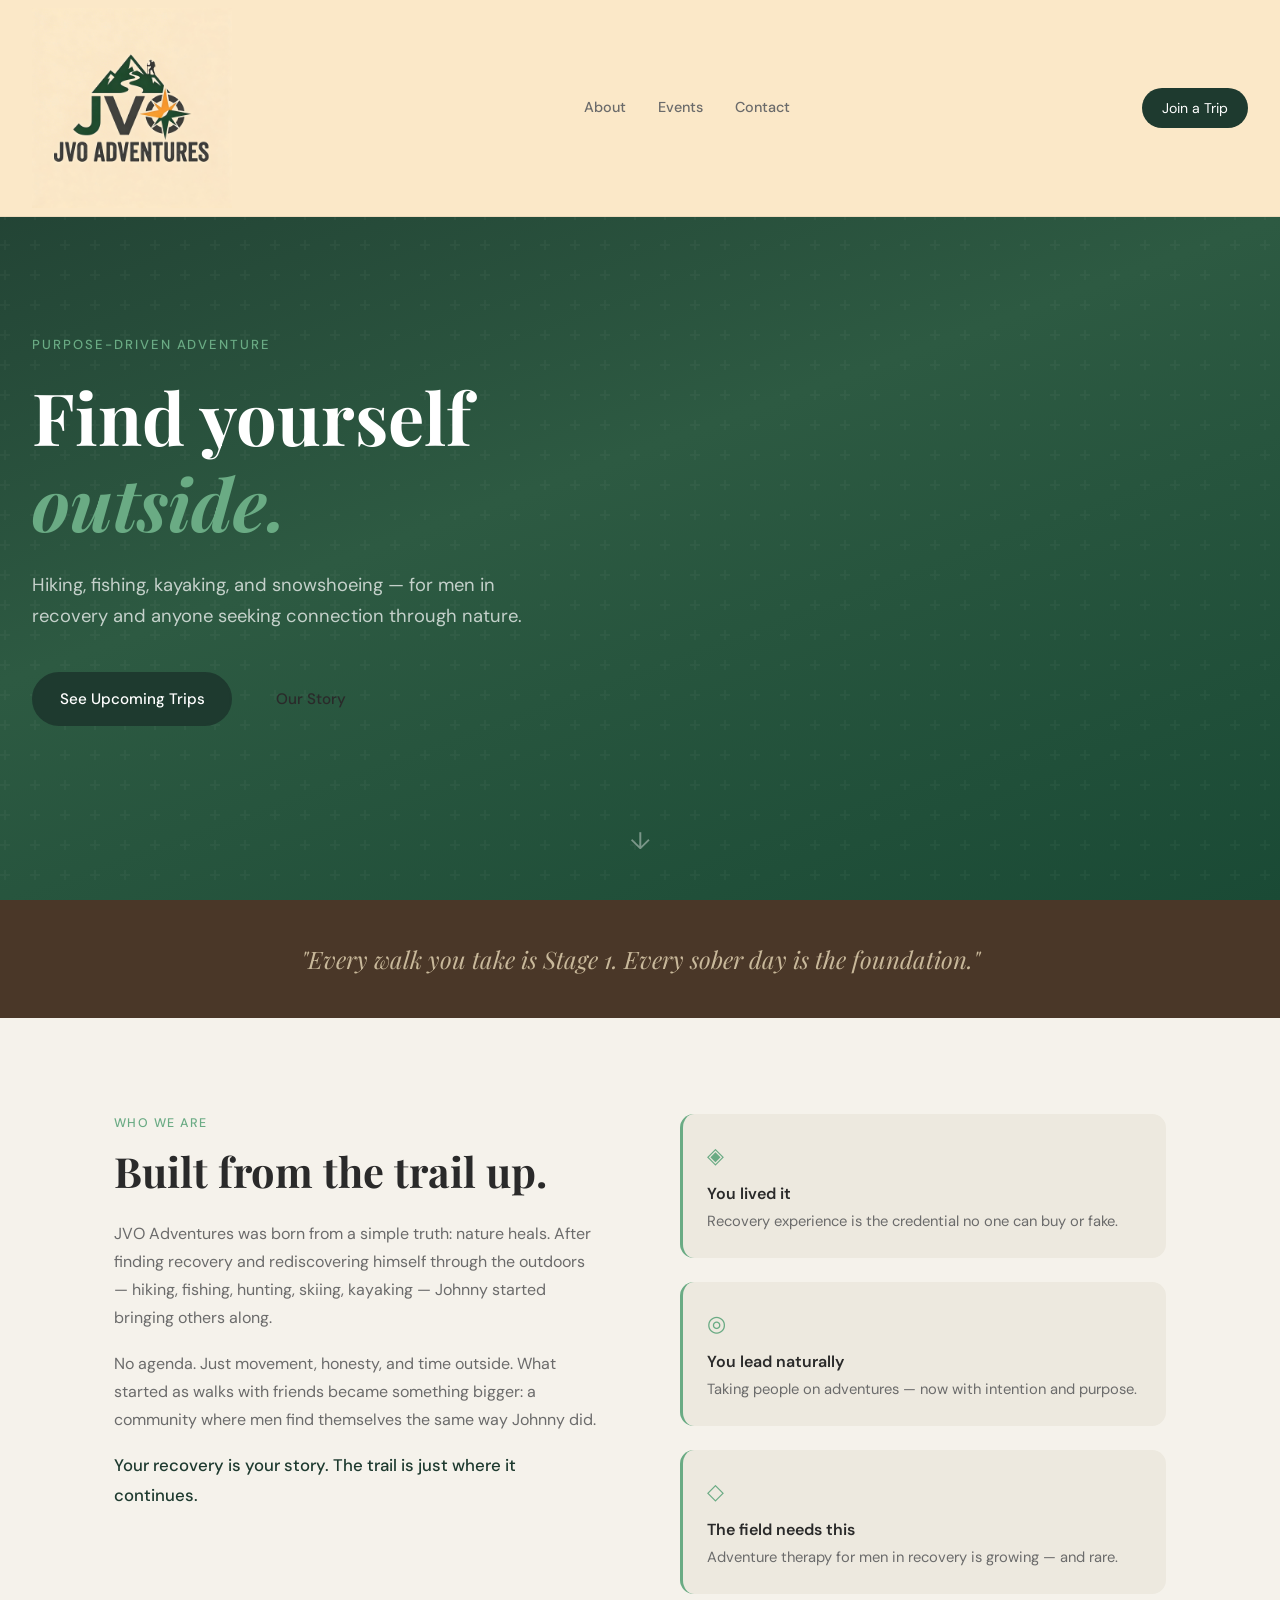
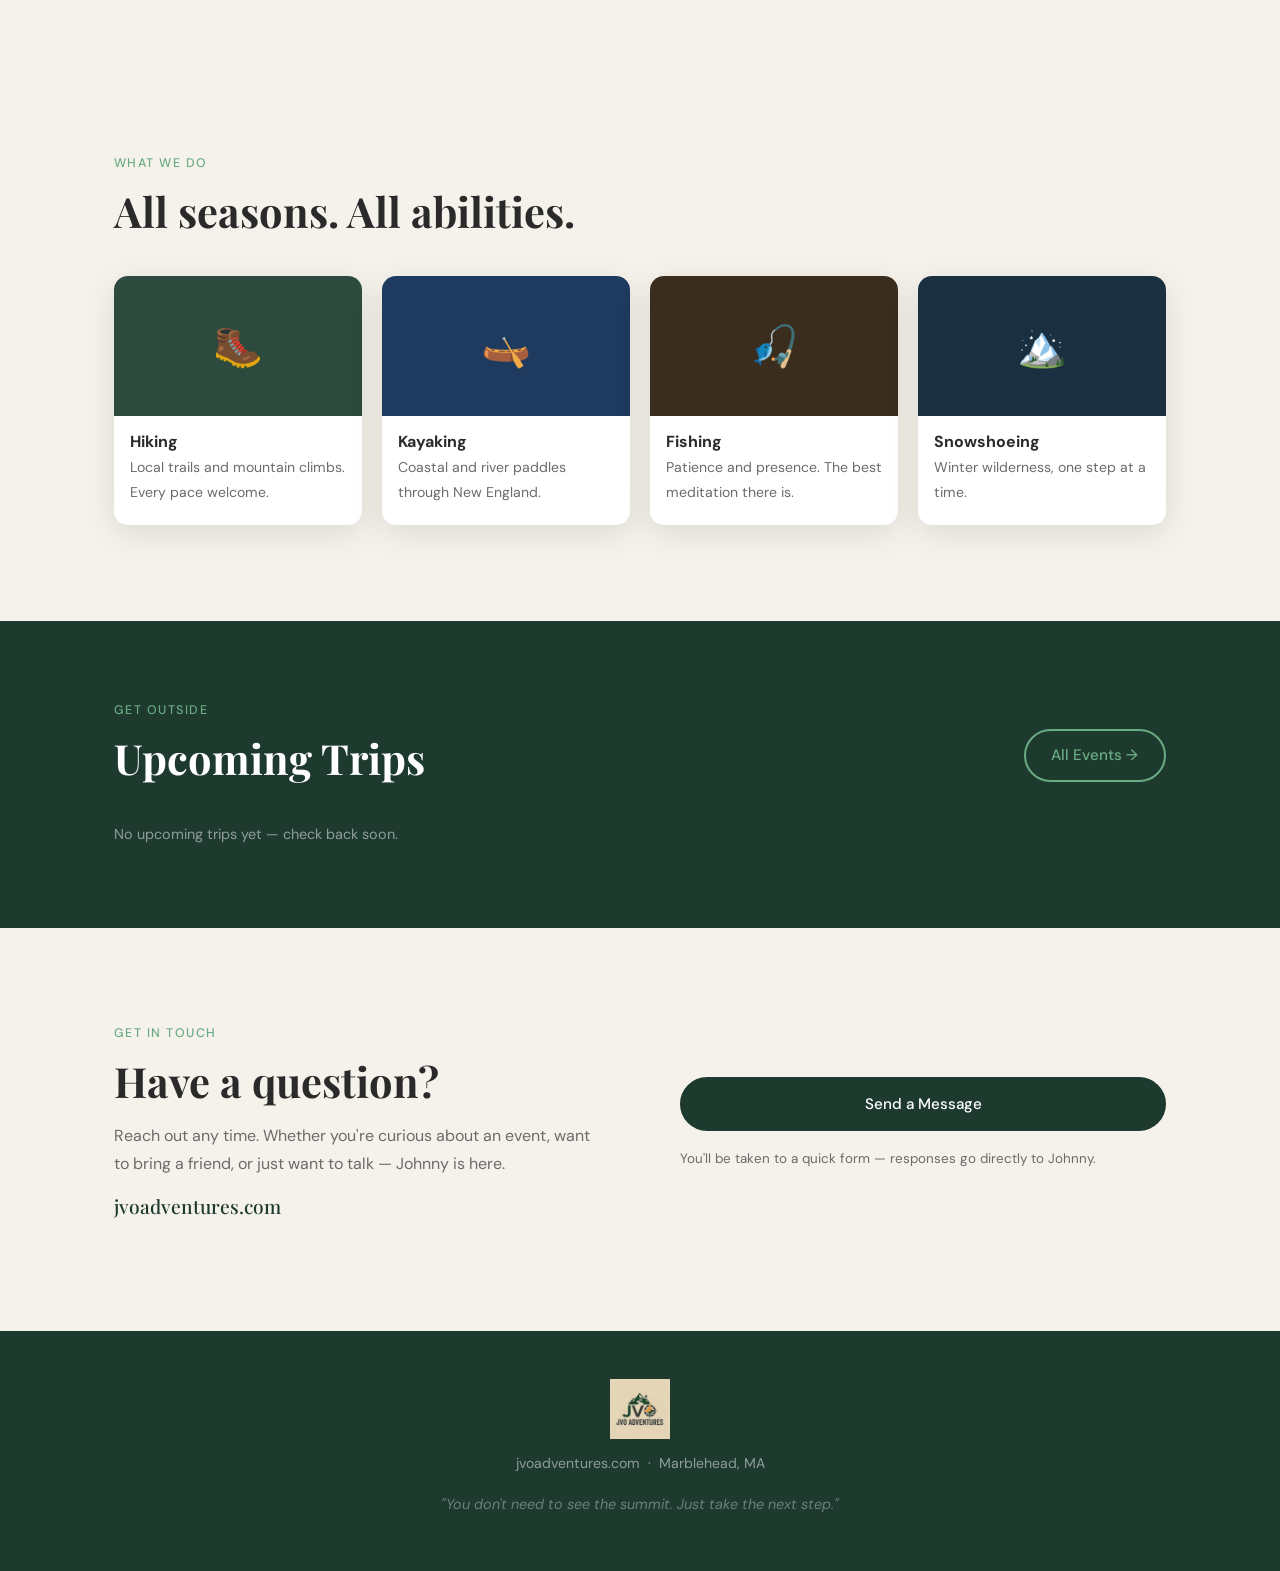
<file: index.html>
<!DOCTYPE html>
<html lang="en">
<head>
<meta charset="UTF-8">
<meta name="viewport" content="width=device-width, initial-scale=1.0">
<title>JVO Adventures — Purpose-Driven Adventure</title>
<link rel="preconnect" href="https://fonts.googleapis.com">
<link rel="preconnect" href="https://fonts.gstatic.com" crossorigin>
<link href="https://fonts.googleapis.com/css2?family=Playfair+Display:ital,wght@0,700;1,400&family=DM+Sans:wght@300;400;500&display=swap" rel="stylesheet">
<link rel="stylesheet" href="style.css">
</head>
<body>

<nav class="nav">
  <a href="index.html" class="nav-logo"><img src="logo.jpg" alt="JVO Adventures" style="height:200px;width:auto;display:block;"></a>
  <div class="nav-links">
    <a href="#about">About</a>
    <a href="events.html">Events</a>
    <a href="#contact">Contact</a>
  </div>
  <a href="events.html" class="nav-cta">Join a Trip</a>
</nav>

<header class="hero">
  <div class="hero-texture"></div>
  <div class="hero-content">
    <p class="hero-eyebrow">Purpose-Driven Adventure</p>
    <h1>Find yourself<br><em>outside.</em></h1>
    <p class="hero-sub">Hiking, fishing, kayaking, and snowshoeing — for men in recovery and anyone seeking connection through nature.</p>
    <div class="hero-actions">
      <a href="events.html" class="btn btn-primary">See Upcoming Trips</a>
      <a href="#about" class="btn btn-ghost">Our Story</a>
    </div>
  </div>
  <div class="hero-scroll-hint">↓</div>
</header>

<section class="mission-strip">
  <div class="container">
    <blockquote>
      "Every walk you take is Stage 1. Every sober day is the foundation."
    </blockquote>
  </div>
</section>

<section class="about" id="about">
  <div class="container about-grid">
    <div class="about-text">
      <span class="section-label">Who We Are</span>
      <h2>Built from the trail up.</h2>
      <p>JVO Adventures was born from a simple truth: nature heals. After finding recovery and rediscovering himself through the outdoors — hiking, fishing, hunting, skiing, kayaking — Johnny started bringing others along.</p>
      <p>No agenda. Just movement, honesty, and time outside. What started as walks with friends became something bigger: a community where men find themselves the same way Johnny did.</p>
      <p class="about-bold">Your recovery is your story. The trail is just where it continues.</p>
    </div>
    <div class="about-pillars">
      <div class="pillar">
        <div class="pillar-icon">◈</div>
        <h3>You lived it</h3>
        <p>Recovery experience is the credential no one can buy or fake.</p>
      </div>
      <div class="pillar">
        <div class="pillar-icon">◎</div>
        <h3>You lead naturally</h3>
        <p>Taking people on adventures — now with intention and purpose.</p>
      </div>
      <div class="pillar">
        <div class="pillar-icon">◇</div>
        <h3>The field needs this</h3>
        <p>Adventure therapy for men in recovery is growing — and rare.</p>
      </div>
    </div>
  </div>
</section>

<section class="activities">
  <div class="container">
    <span class="section-label">What We Do</span>
    <h2>All seasons. All abilities.</h2>
    <div class="activity-grid">
      <div class="activity-card">
        <div class="activity-img" style="background-color: #2d4a3e;"><span>🥾</span></div>
        <h3>Hiking</h3>
        <p>Local trails and mountain climbs. Every pace welcome.</p>
      </div>
      <div class="activity-card">
        <div class="activity-img" style="background-color: #1e3a5f;"><span>🛶</span></div>
        <h3>Kayaking</h3>
        <p>Coastal and river paddles through New England.</p>
      </div>
      <div class="activity-card">
        <div class="activity-img" style="background-color: #3b2d1e;"><span>🎣</span></div>
        <h3>Fishing</h3>
        <p>Patience and presence. The best meditation there is.</p>
      </div>
      <div class="activity-card">
        <div class="activity-img" style="background-color: #1a2f3f;"><span>🏔️</span></div>
        <h3>Snowshoeing</h3>
        <p>Winter wilderness, one step at a time.</p>
      </div>
    </div>
  </div>
</section>

<section class="events-preview" id="events">
  <div class="container">
    <div class="events-preview-header">
      <div>
        <span class="section-label">Get Outside</span>
        <h2>Upcoming Trips</h2>
      </div>
      <a href="events.html" class="btn btn-outline">All Events →</a>
    </div>
    <div id="events-preview-list" class="events-preview-grid">
      <p class="loading-text">Loading upcoming trips...</p>
    </div>
  </div>
</section>

<section class="contact" id="contact">
  <div class="container contact-inner">
    <div>
      <span class="section-label">Get In Touch</span>
      <h2>Have a question?</h2>
      <p>Reach out any time. Whether you're curious about an event, want to bring a friend, or just want to talk — Johnny is here.</p>
      <p class="contact-site">jvoadventures.com</p>
    </div>
    <div class="contact-links">
      <a href="https://tally.so/r/818bLl" target="_blank" class="btn btn-primary" style="width:100%; text-align:center;">Send a Message</a>
      <p class="contact-note">You'll be taken to a quick form — responses go directly to Johnny.</p>
    </div>
  </div>
</section>

<footer class="footer">
  <div class="container">
    <img src="logo.jpg" alt="JVO Adventures" style="height:60px;width:auto;margin:0 auto 0.75rem;display:block;opacity:0.9;">
    <p>jvoadventures.com &nbsp;·&nbsp; Marblehead, MA</p>
    <p class="footer-tagline">"You don't need to see the summit. Just take the next step."</p>
  </div>
</footer>

<script src="events.js"></script>
<script>
  document.addEventListener('DOMContentLoaded', async () => {
    const container = document.getElementById('events-preview-list');
    const events = await loadEvents();
    const upcoming = events.filter(e => new Date(e.date) >= new Date()).slice(0, 3);
    if (upcoming.length === 0) {
      container.innerHTML = '<p class="loading-text">No upcoming trips yet — check back soon.</p>';
      return;
    }
    container.innerHTML = upcoming.map(e => renderEventCard(e, true)).join('');
  });
</script>

</body>
</html>
</file>
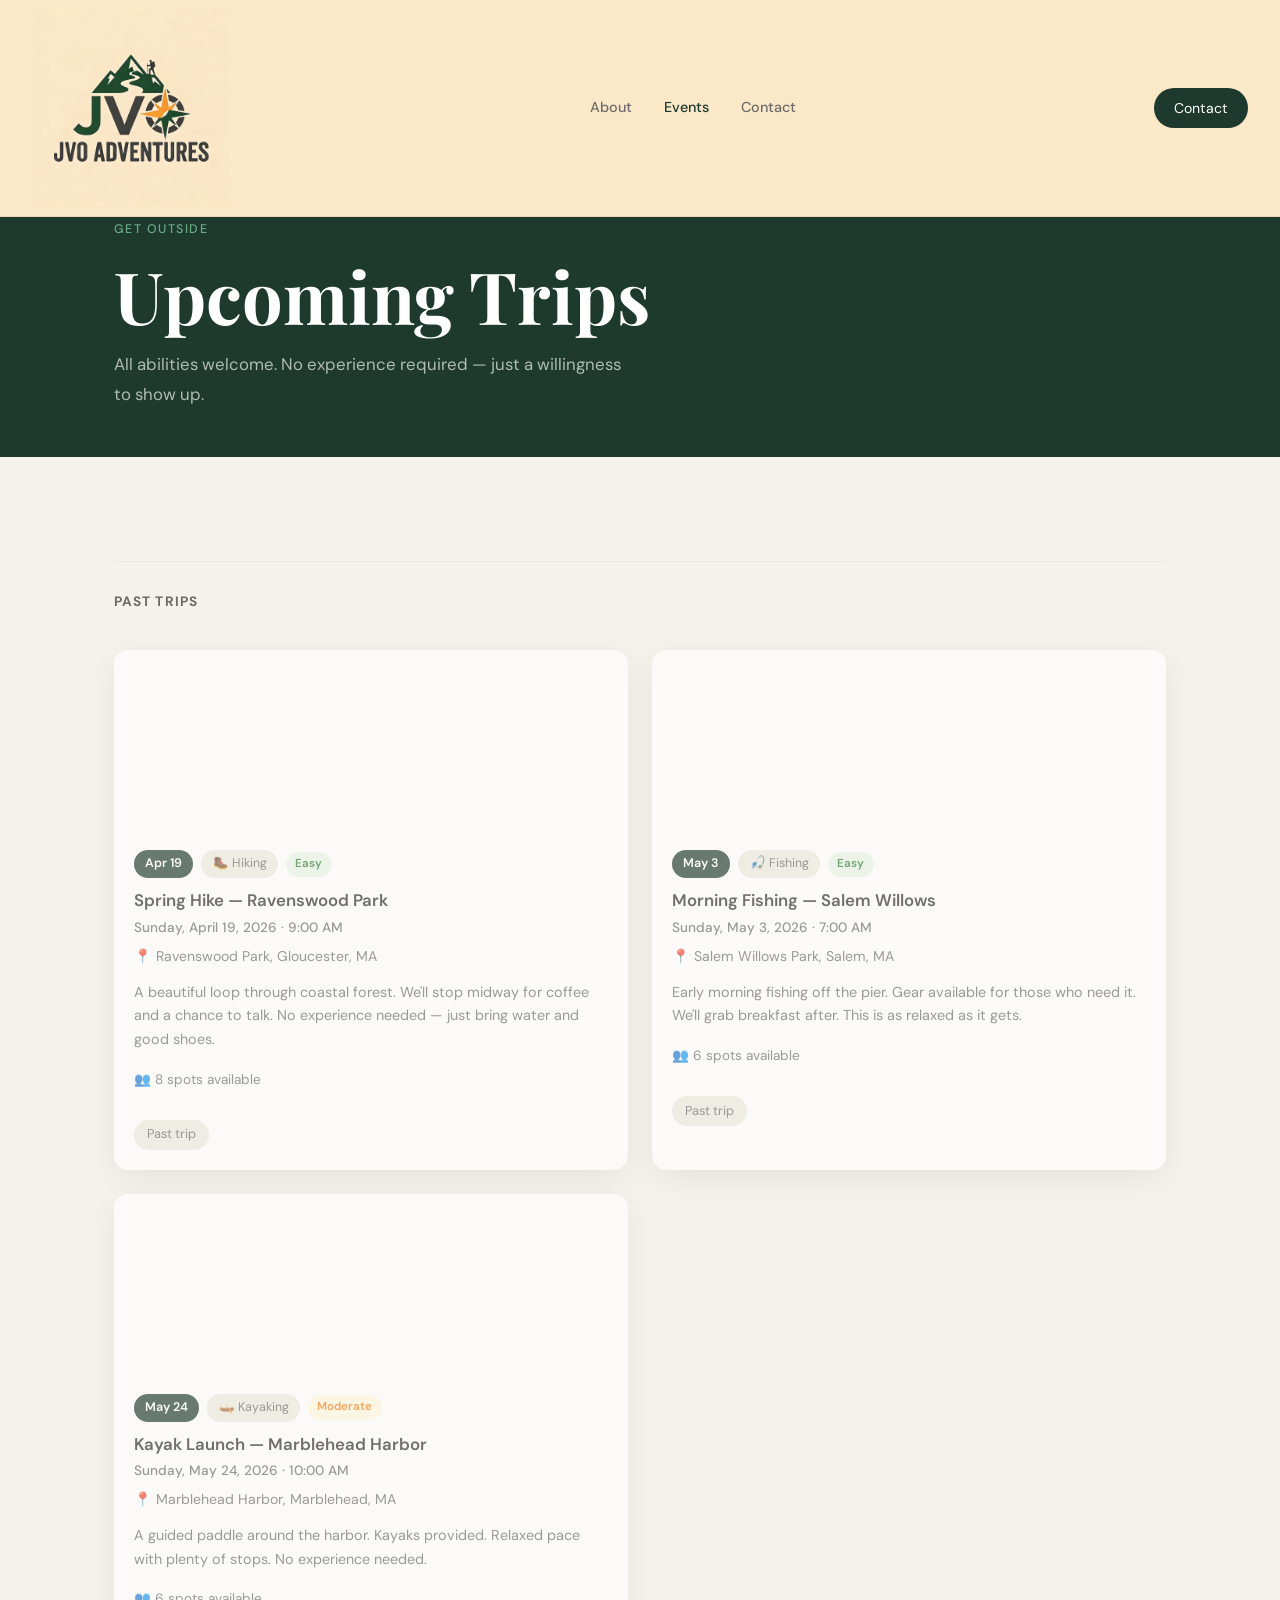
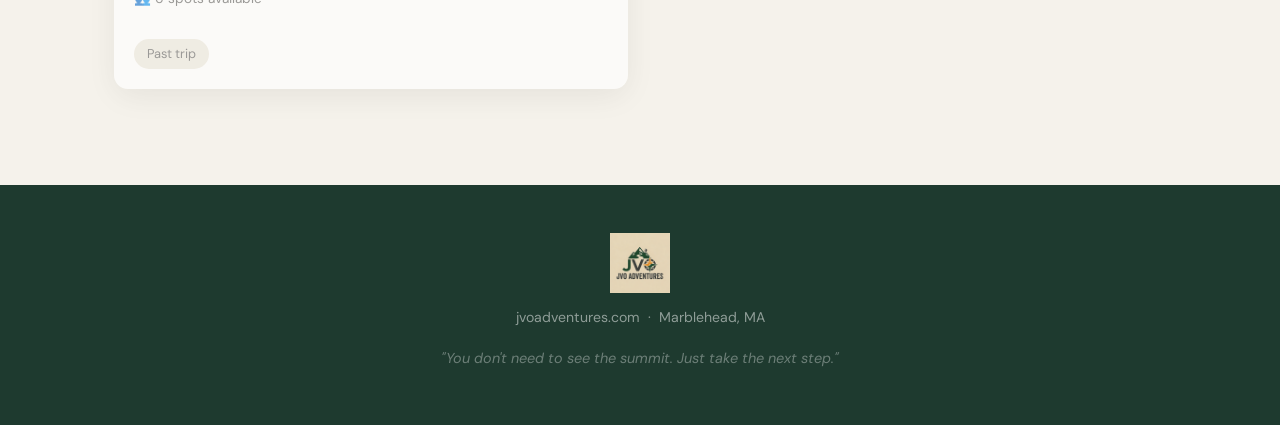
<file: events.html>
<!DOCTYPE html>
<html lang="en">
<head>
<meta charset="UTF-8">
<meta name="viewport" content="width=device-width, initial-scale=1.0">
<title>Trips & Events — JVO Adventures</title>
<link rel="preconnect" href="https://fonts.googleapis.com">
<link rel="preconnect" href="https://fonts.gstatic.com" crossorigin>
<link href="https://fonts.googleapis.com/css2?family=Playfair+Display:ital,wght@0,700;1,400&family=DM+Sans:wght@300;400;500&display=swap" rel="stylesheet">
<link rel="stylesheet" href="style.css">
</head>
<body>

<nav class="nav">
  <a href="index.html" class="nav-logo"><img src="logo.jpg" alt="JVO Adventures" style="height:200px;width:auto;display:block;"></a>
  <div class="nav-links">
    <a href="index.html#about">About</a>
    <a href="events.html" class="active">Events</a>
    <a href="index.html#contact">Contact</a>
  </div>
  <a href="index.html#contact" class="nav-cta">Contact</a>
</nav>

<div class="page-header" style="padding-top:220px;">
  <div class="container">
    <span class="section-label">Get Outside</span>
    <h1>Upcoming Trips</h1>
    <p>All abilities welcome. No experience required — just a willingness to show up.</p>
  </div>
</div>

<section class="events-full">
  <div class="container">
    <div id="events-list" class="events-full-grid">
      <p class="loading-text" style="color:#666;">Loading trips...</p>
    </div>
    <div id="no-events" style="display:none;" class="no-events">
      <p>No upcoming trips at the moment.</p>
      <p>Check back soon — new adventures are always being planned.</p>
    </div>
  </div>
</section>

<div id="event-modal" class="modal-overlay" style="display:none;">
  <div class="modal">
    <button class="modal-close" onclick="closeModal()">✕</button>
    <div id="modal-content"></div>
  </div>
</div>

<footer class="footer">
  <div class="container">
    <img src="logo.jpg" alt="JVO Adventures" style="height:60px;width:auto;margin:0 auto 0.75rem;display:block;opacity:0.9;">
    <p>jvoadventures.com &nbsp;·&nbsp; Marblehead, MA</p>
    <p class="footer-tagline">"You don't need to see the summit. Just take the next step."</p>
  </div>
</footer>

<script src="events.js"></script>
<script>
document.addEventListener('DOMContentLoaded', async () => {
  const list = document.getElementById('events-list');
  const noEvents = document.getElementById('no-events');
  const events = await loadEvents();
  const upcoming = events.filter(e => new Date(e.date) >= new Date());
  const past = events.filter(e => new Date(e.date) < new Date());

  if (upcoming.length === 0 && past.length === 0) {
    list.style.display = 'none';
    noEvents.style.display = 'block';
    return;
  }

  let html = '';
  if (upcoming.length > 0) html += upcoming.map(e => renderEventCard(e, false)).join('');
  if (past.length > 0) {
    html += `<h3 class="past-label">Past Trips</h3>`;
    html += past.map(e => renderEventCard(e, false, true)).join('');
  }
  list.innerHTML = html;
});

function closeModal() {
  document.getElementById('event-modal').style.display = 'none';
  document.body.style.overflow = '';
}

document.getElementById('event-modal').addEventListener('click', function(e) {
  if (e.target === this) closeModal();
});
</script>

</body>
</html>
</file>
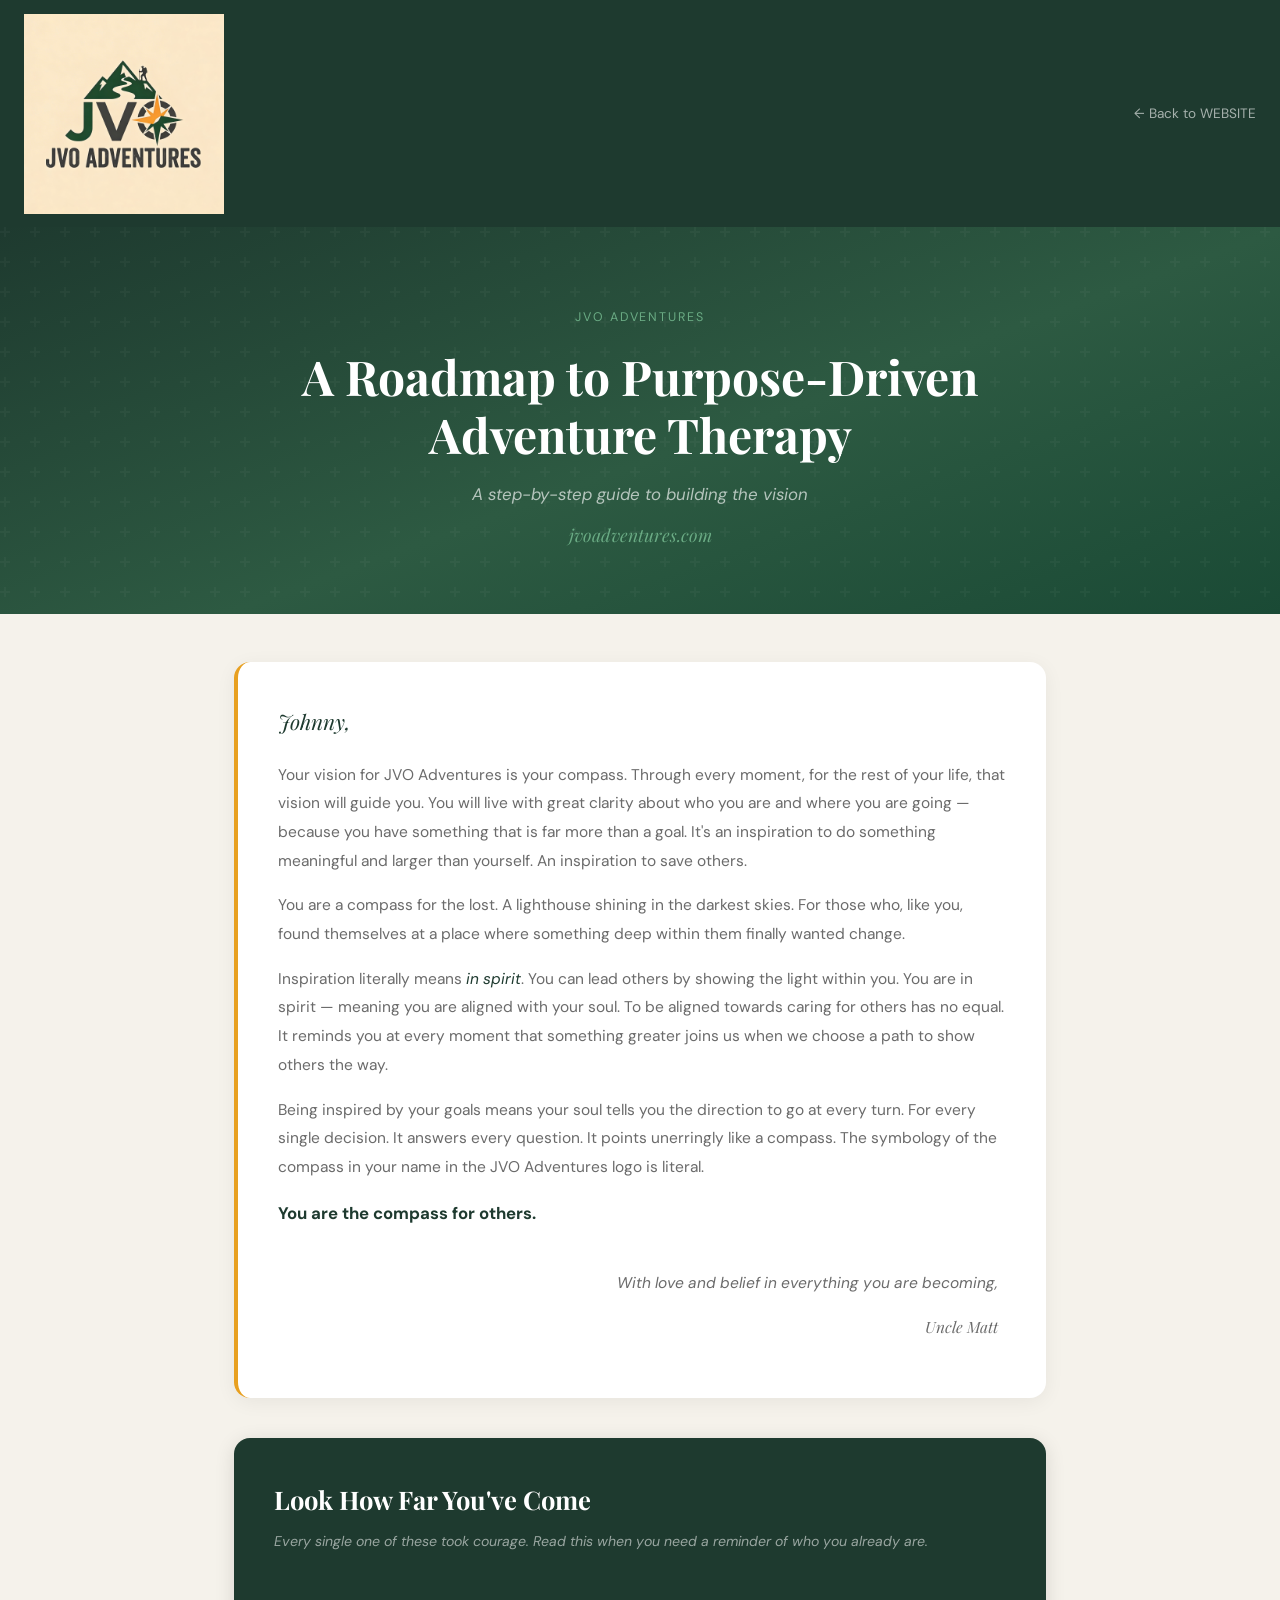
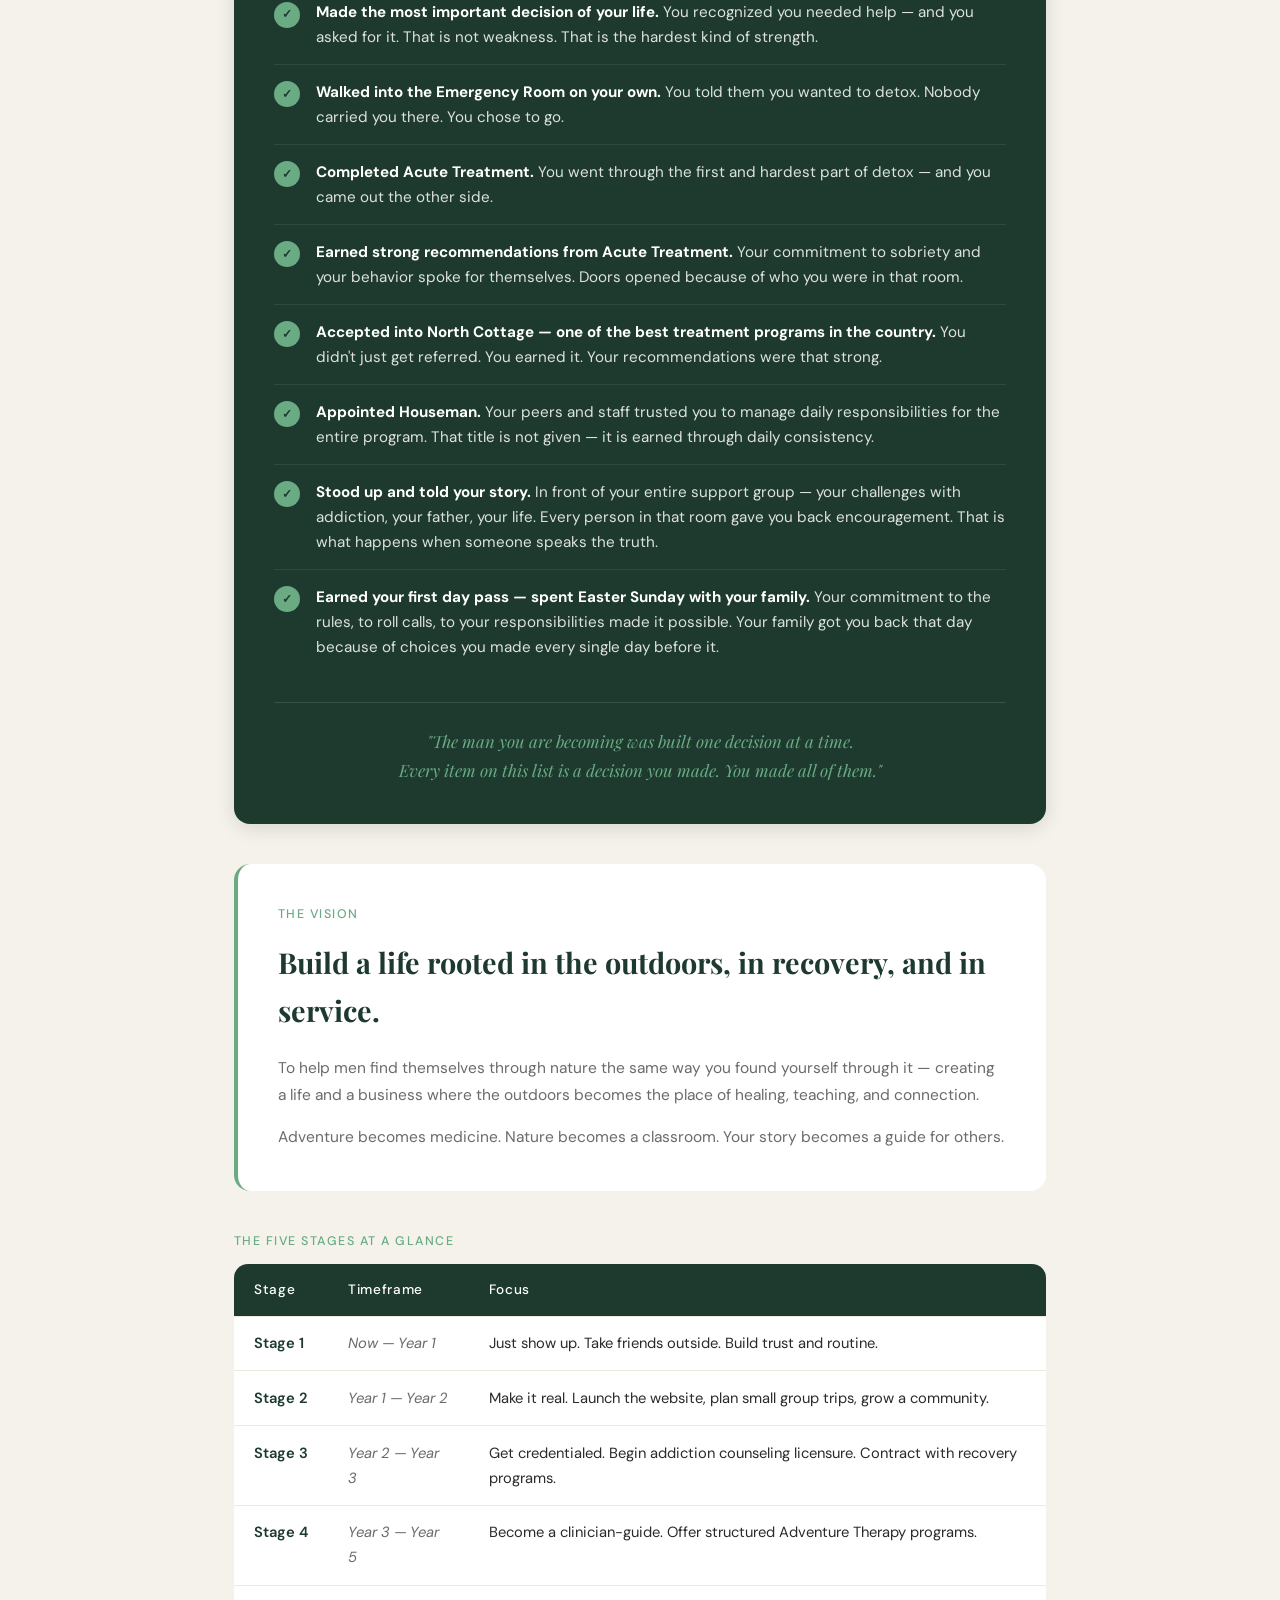
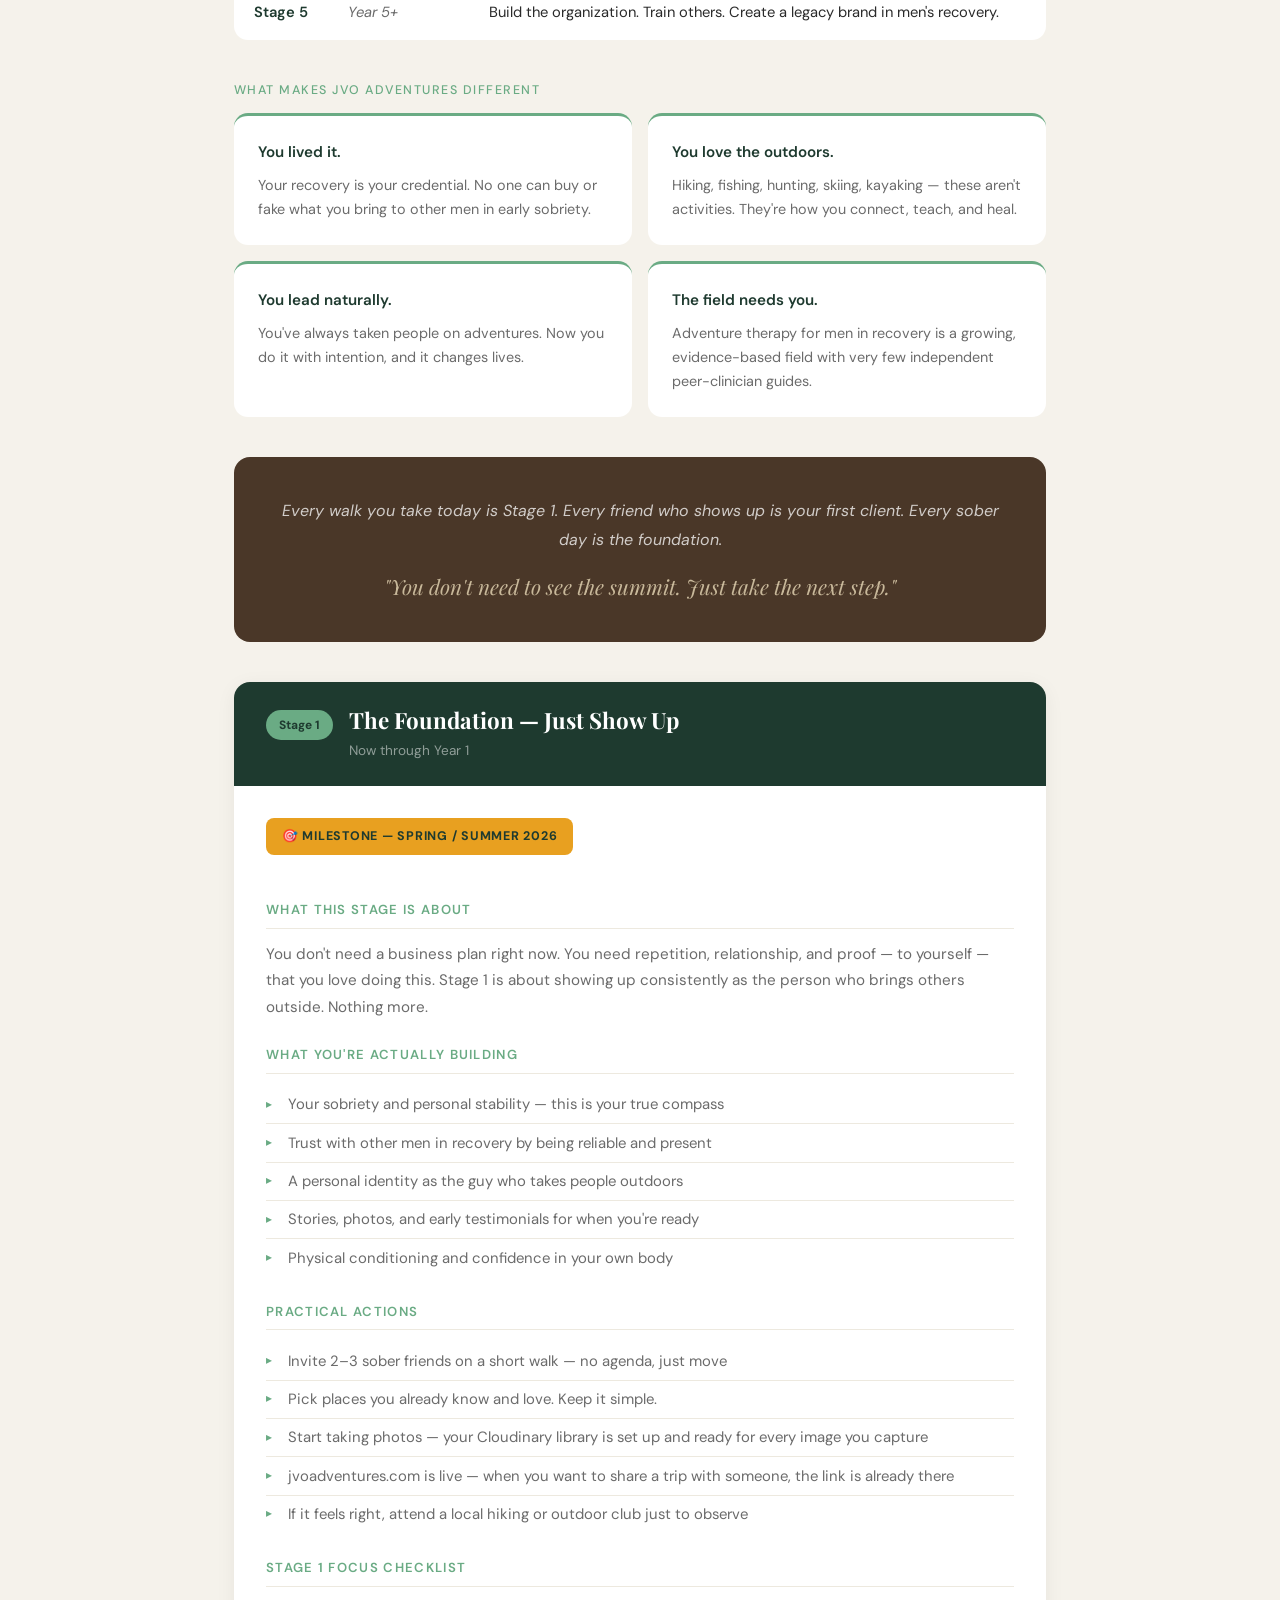
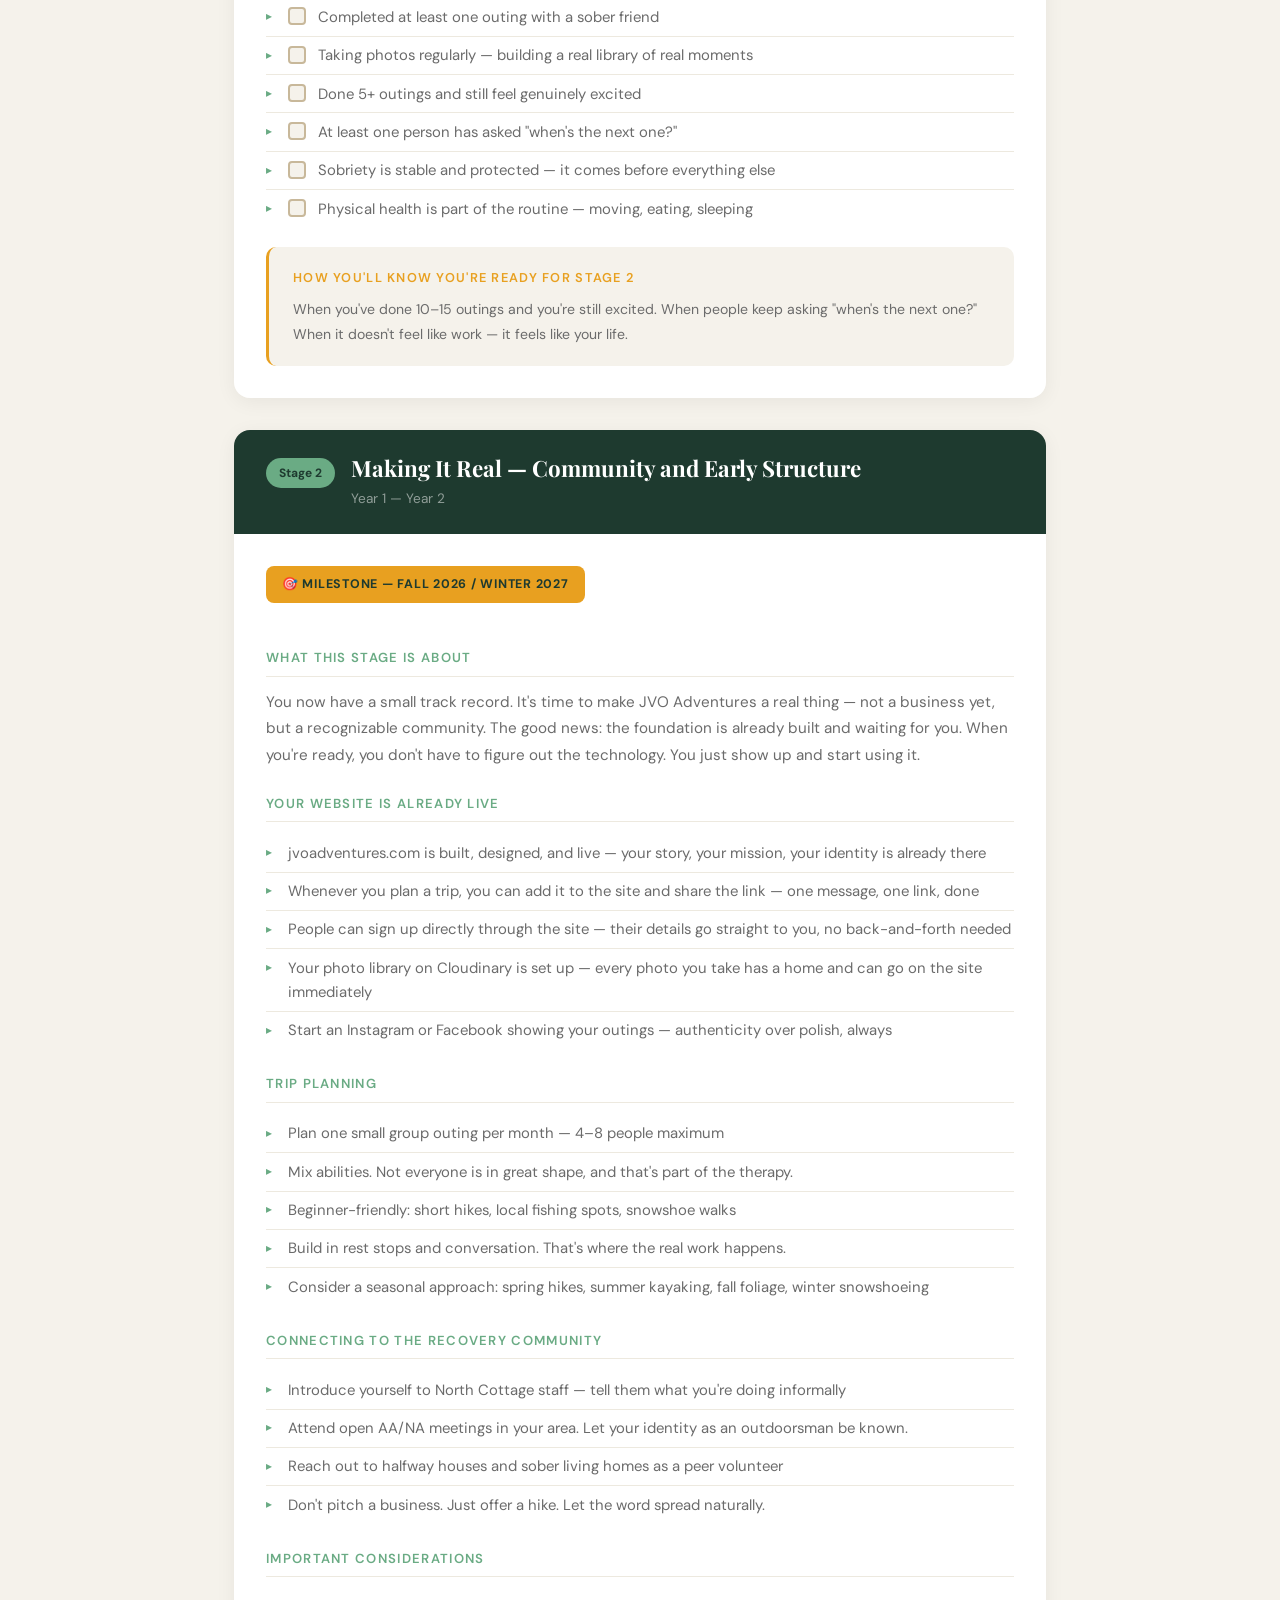
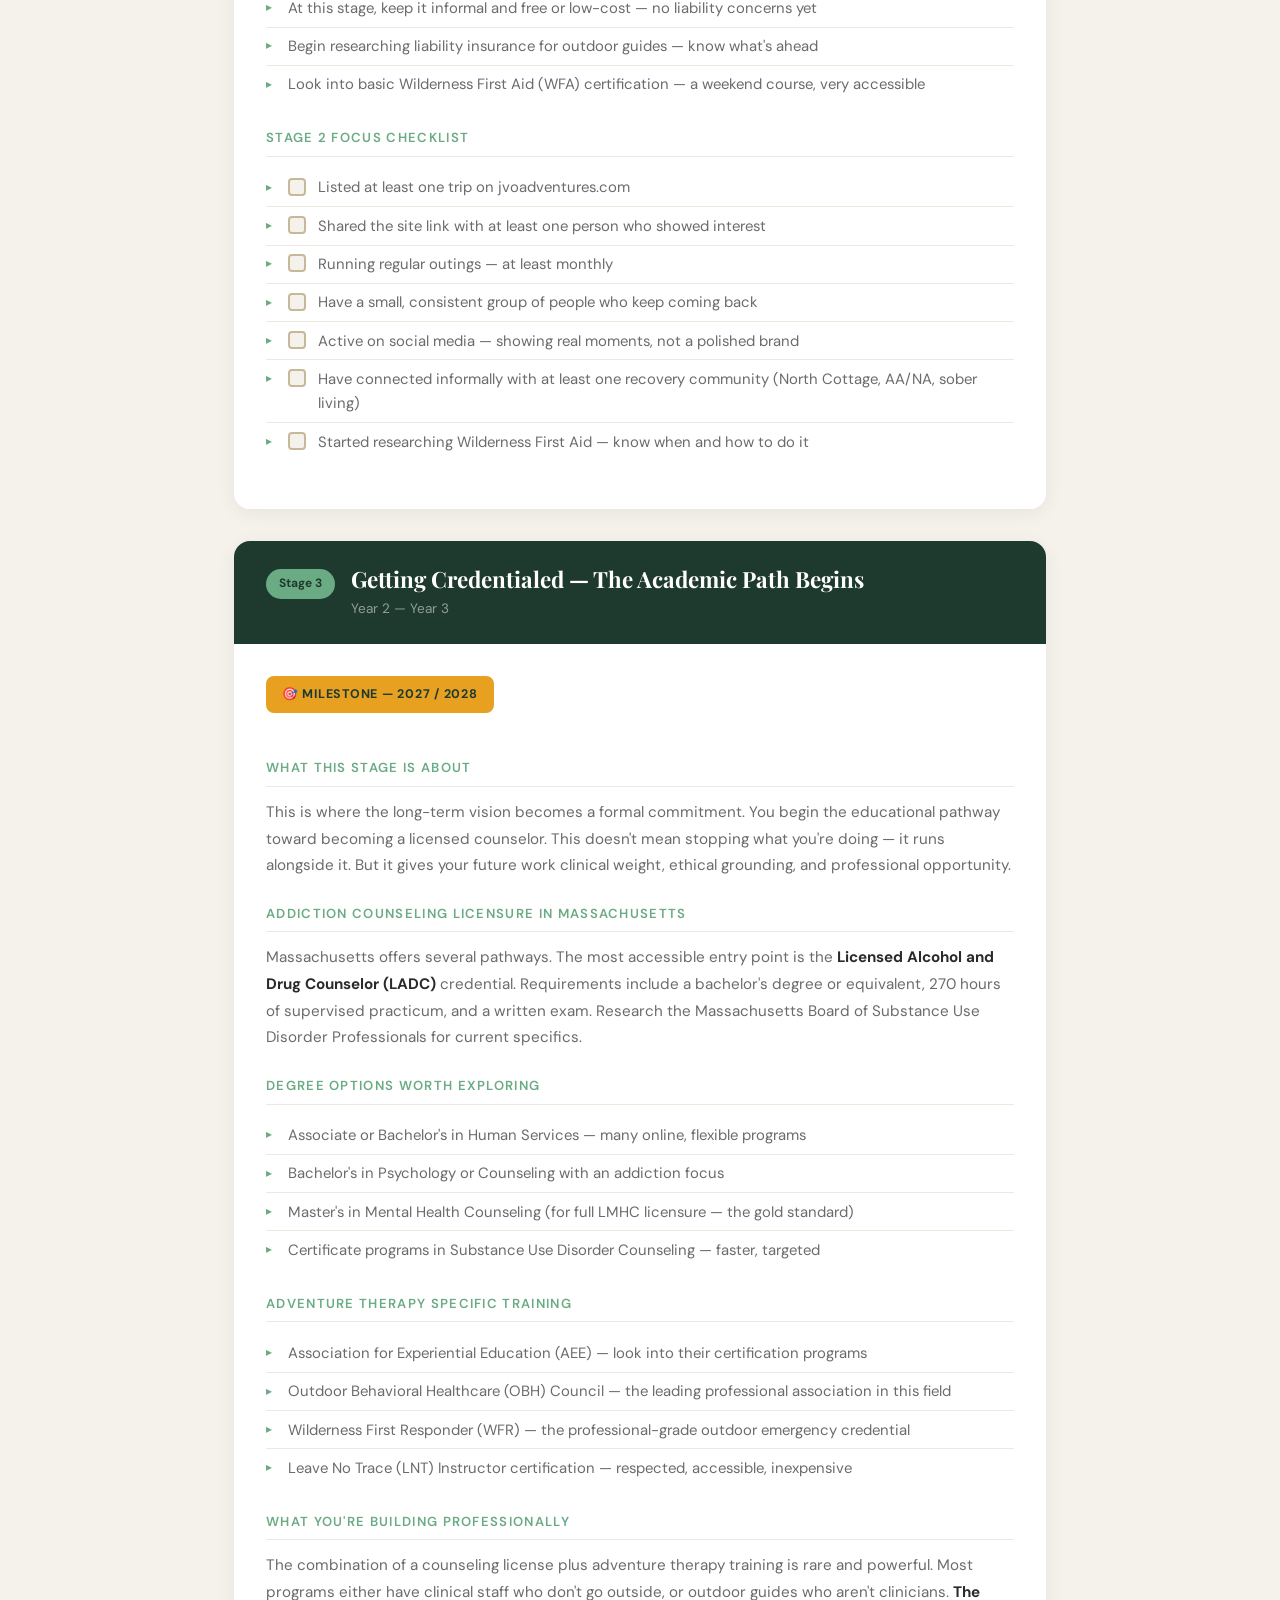
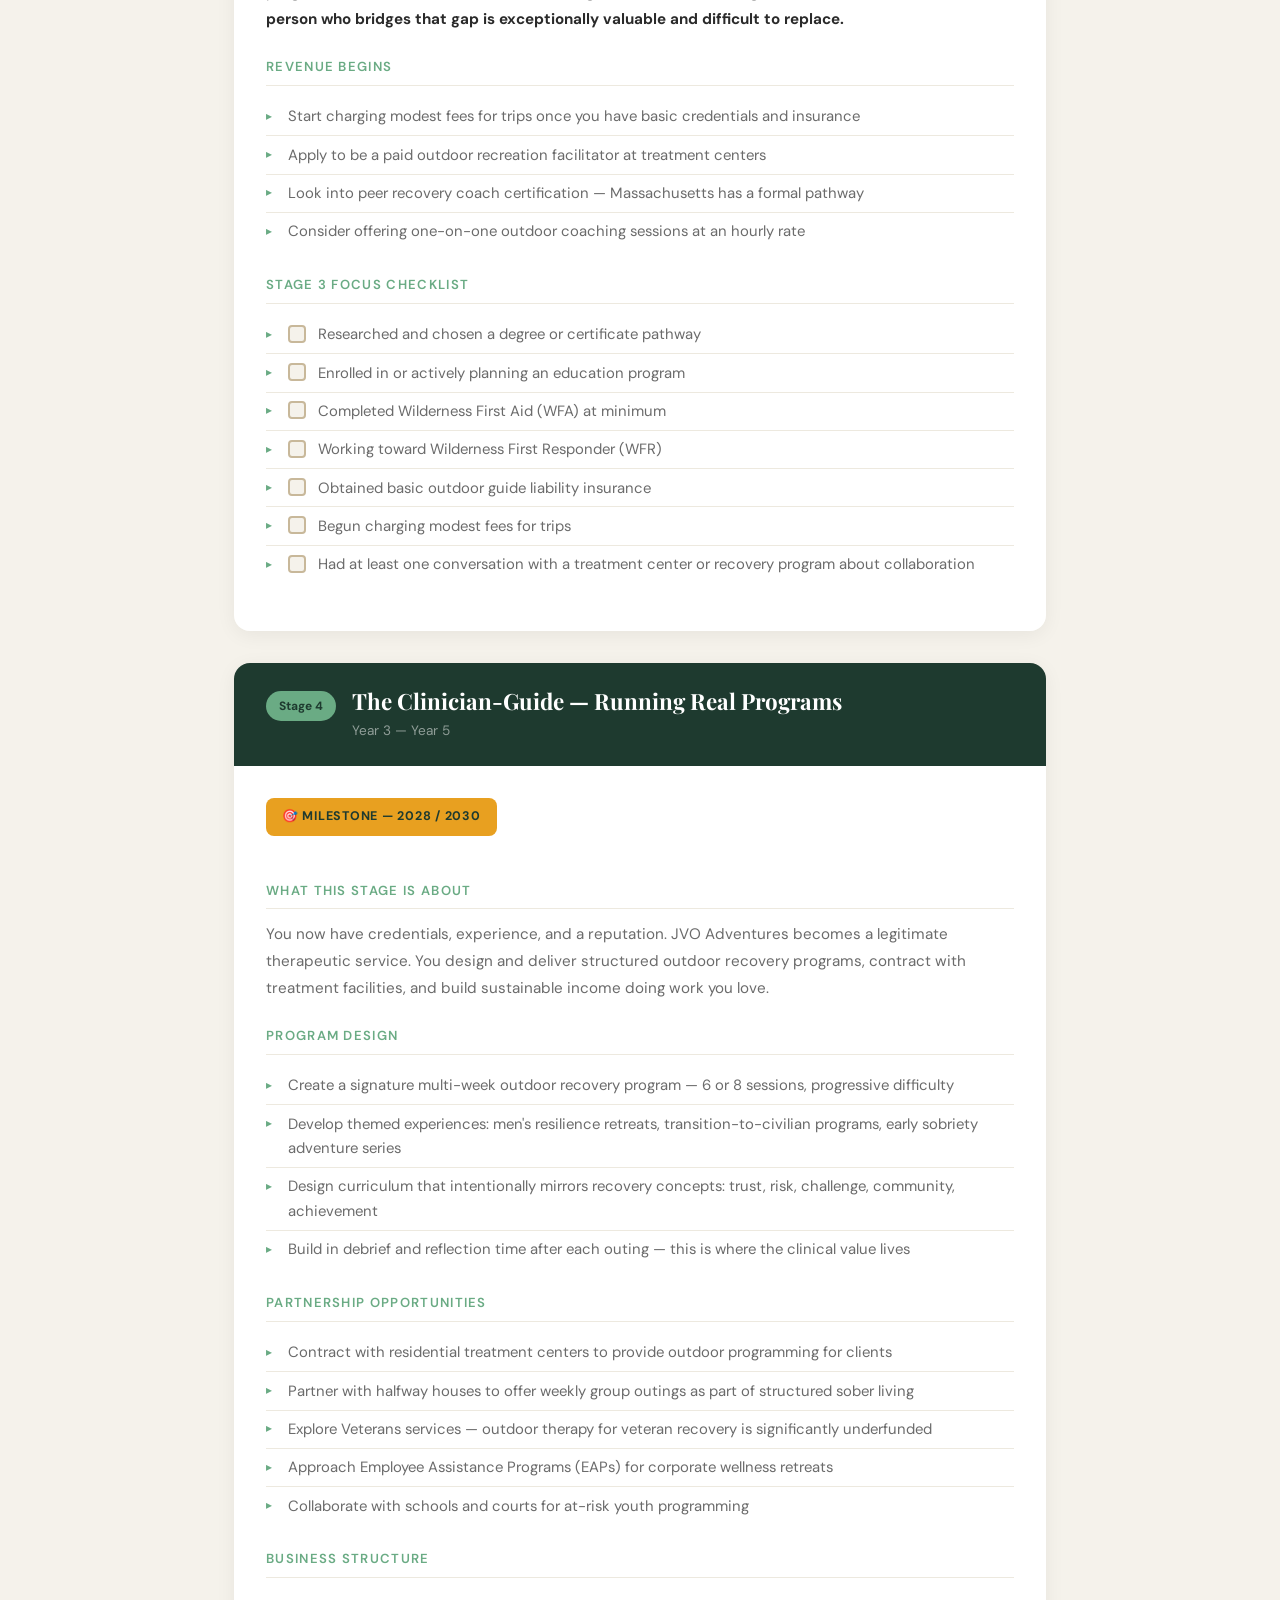
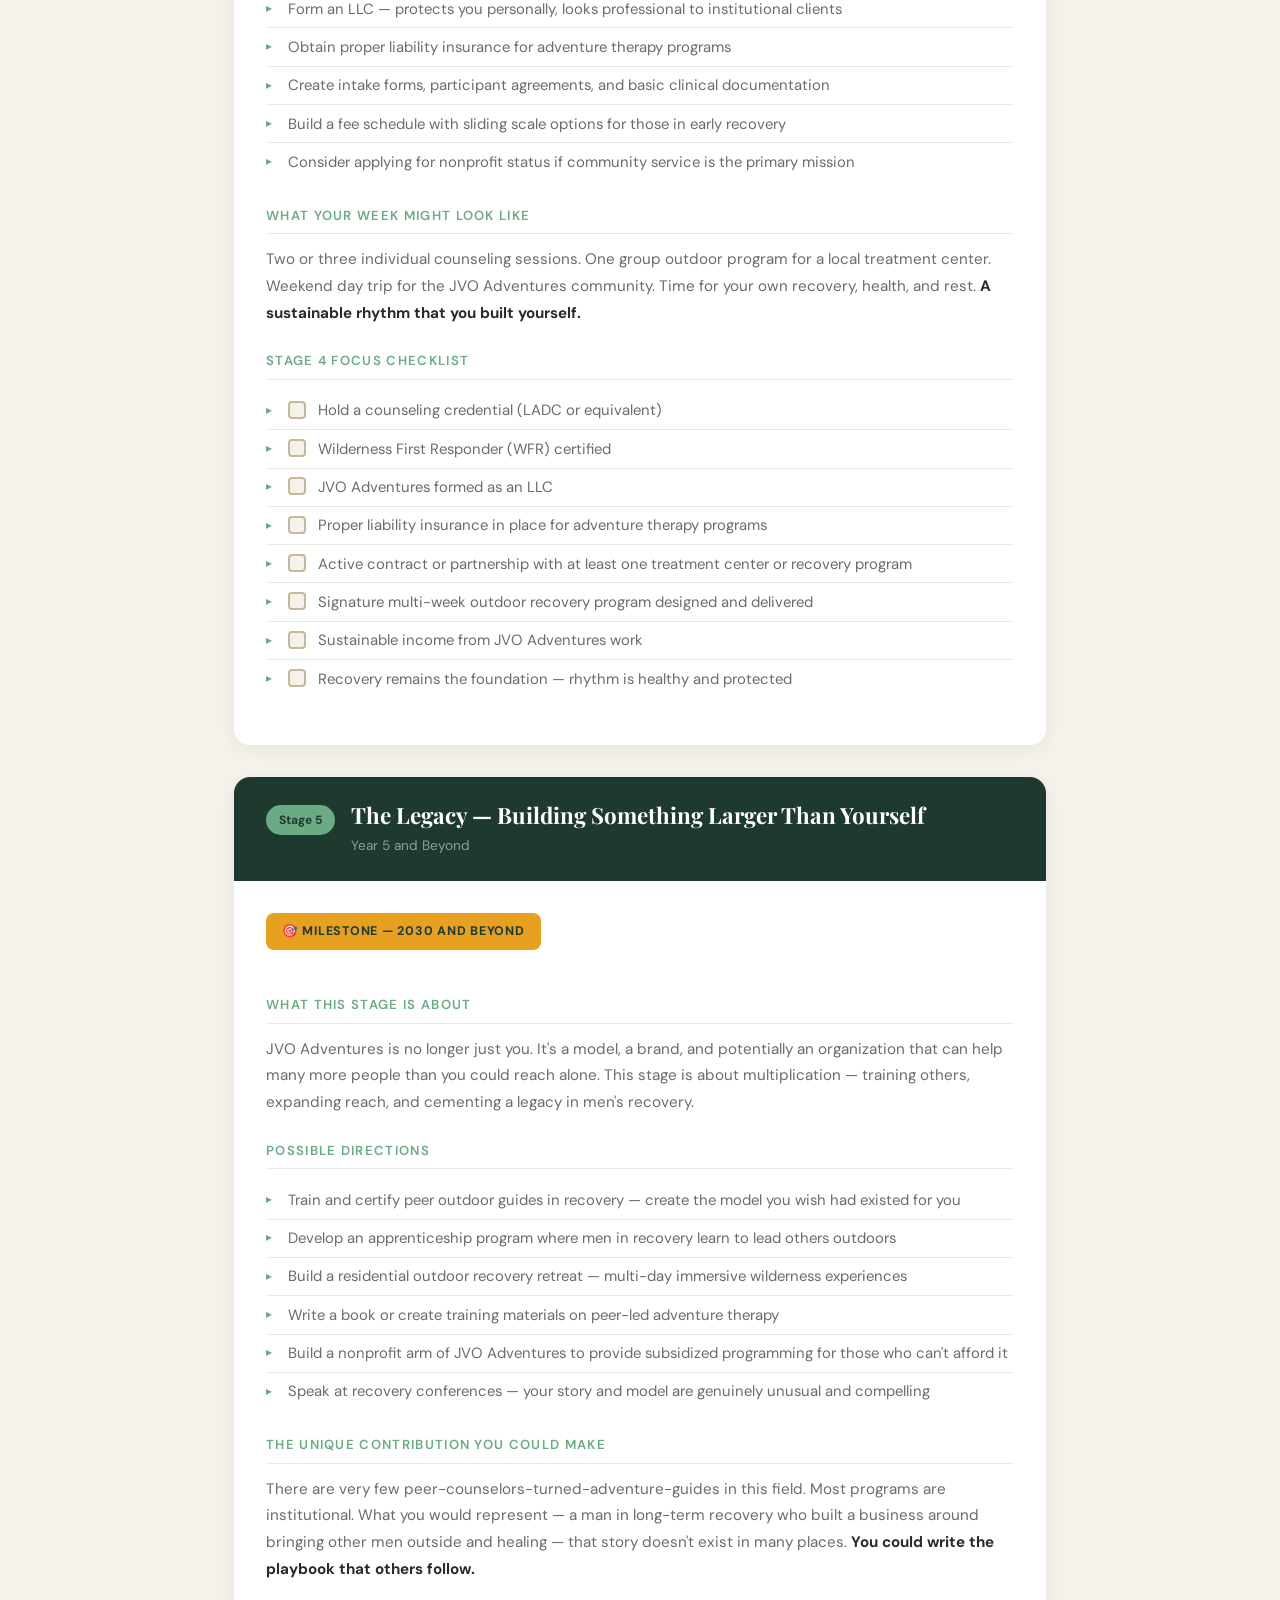
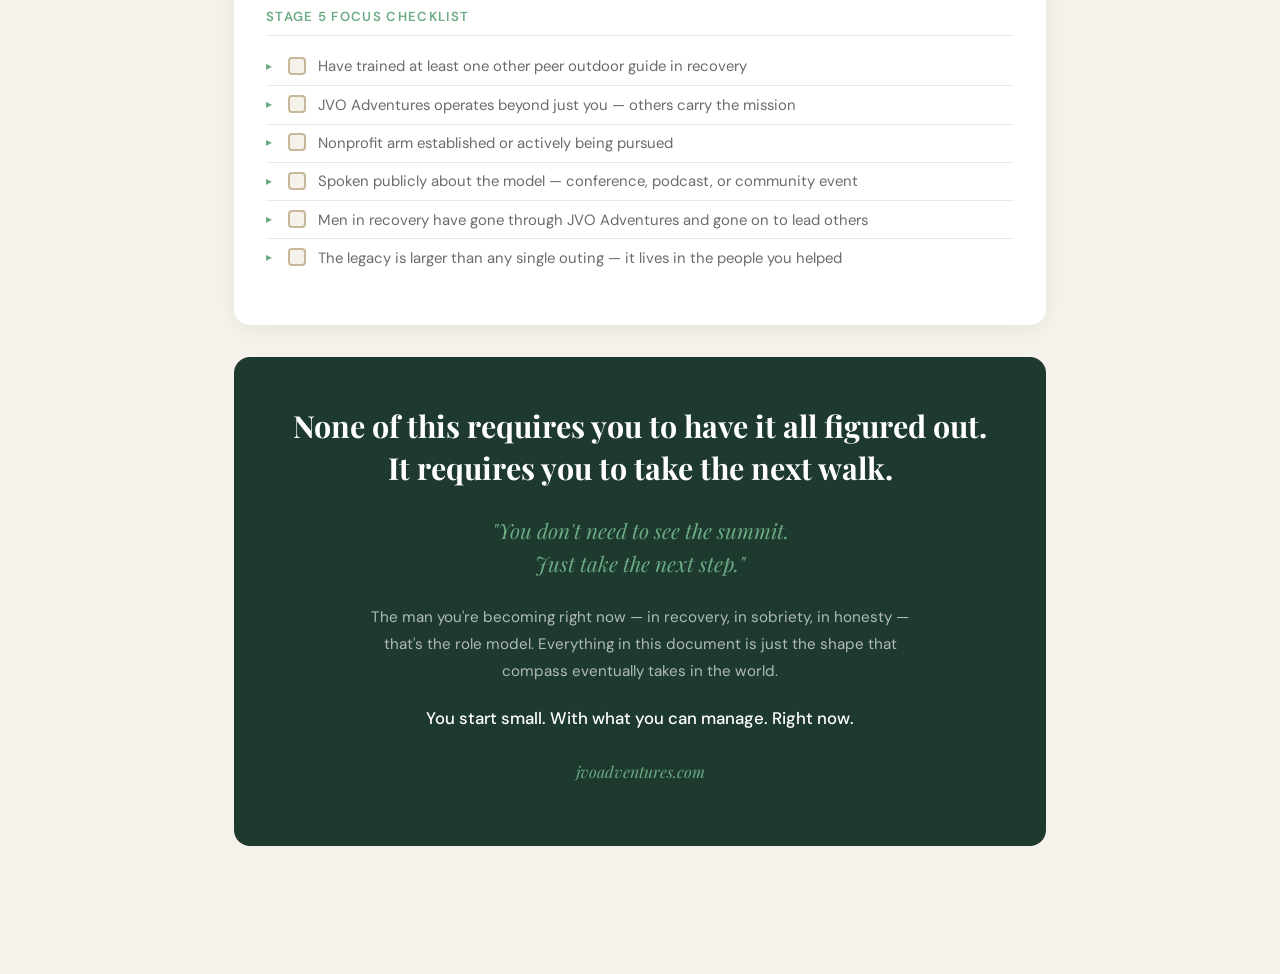
<file: roadmap.html>
<!DOCTYPE html>
<html lang="en">
<head>
<meta name="robots" content="noindex">
<meta charset="UTF-8">
<meta name="viewport" content="width=device-width, initial-scale=1.0">
<title>JVO Adventures — Roadmap to Purpose-Driven Adventure Therapy</title>
<link rel="preconnect" href="https://fonts.googleapis.com">
<link href="https://fonts.googleapis.com/css2?family=Playfair+Display:ital,wght@0,700;1,400&family=DM+Sans:wght@300;400;500&display=swap" rel="stylesheet">
<style>
*, *::before, *::after { box-sizing: border-box; margin: 0; padding: 0; }
:root {
  --forest: #1e3a2f; --forest-mid: #2d5a42; --moss: #6aab84;
  --bark: #4a3728; --amber: #e8a020;
  --cream: #f5f2eb; --cream-dark: #ede9df; --sand: #c8b89a;
  --text: #2a2a2a; --muted: #6b6b6b; --white: #ffffff;
}
html { scroll-behavior: smooth; }
body { font-family: 'DM Sans', sans-serif; background: var(--cream); color: var(--text); -webkit-font-smoothing: antialiased; line-height: 1.7; }
a { color: inherit; text-decoration: none; }

/* ── TOP BAR ── */
.topbar { background: var(--forest); padding: 0.85rem 1.5rem; display: flex; align-items: center; justify-content: space-between; position: sticky; top: 0; z-index: 100; }
.topbar-logo { font-family: 'Playfair Display', serif; color: var(--white); font-size: 1.1rem; }
.topbar-logo span { color: var(--moss); }
.topbar-back { font-size: 0.85rem; color: rgba(255,255,255,0.6); }
.topbar-back:hover { color: var(--moss); }

/* ── COVER ── */
.cover { background: linear-gradient(160deg, var(--forest) 0%, #2d5a42 55%, #1a4a35 100%); padding: 5rem 2rem 4rem; text-align: center; position: relative; overflow: hidden; }
.cover-texture { position: absolute; inset: 0; background-image: url("data:image/svg+xml,%3Csvg width='60' height='60' viewBox='0 0 60 60' xmlns='http://www.w3.org/2000/svg'%3E%3Cg fill='none'%3E%3Cg fill='%23ffffff' fill-opacity='0.03'%3E%3Cpath d='M36 34v-4h-2v4h-4v2h4v4h2v-4h4v-2h-4zm0-30V0h-2v4h-4v2h4v4h2V6h4V4h-4zM6 34v-4H4v4H0v2h4v4h2v-4h4v-2H6zM6 4V0H4v4H0v2h4v4h2V6h4V4H6z'/%3E%3C/g%3E%3C/g%3E%3C/svg%3E"); }
.cover-inner { position: relative; z-index: 1; max-width: 680px; margin: 0 auto; }
.cover-eyebrow { font-size: 0.78rem; letter-spacing: 0.15em; text-transform: uppercase; color: var(--moss); margin-bottom: 1.25rem; display: block; }
.cover h1 { font-family: 'Playfair Display', serif; font-size: clamp(2rem, 5vw, 3rem); color: var(--white); line-height: 1.2; margin-bottom: 1rem; }
.cover-sub { color: rgba(255,255,255,0.65); font-size: 1.05rem; margin-bottom: 0.75rem; font-style: italic; }
.cover-for { font-family: 'Playfair Display', serif; font-style: italic; color: var(--moss); font-size: 1.1rem; }

/* ── LAYOUT ── */
.main { max-width: 860px; margin: 0 auto; padding: 3rem 1.5rem 6rem; }
.section-label { font-size: 0.78rem; font-weight: 500; letter-spacing: 0.12em; text-transform: uppercase; color: var(--moss); display: block; margin-bottom: 0.75rem; }

/* ── VISION ── */
.vision-block { background: var(--white); border-radius: 16px; padding: 2.5rem; margin-bottom: 2.5rem; border-left: 4px solid var(--moss); }
.vision-block h2 { font-family: 'Playfair Display', serif; font-size: 1.8rem; color: var(--forest); margin-bottom: 1.25rem; }
.vision-block p { color: var(--muted); margin-bottom: 1rem; font-size: 0.97rem; }
.vision-block p:last-child { margin-bottom: 0; }

/* ── GLANCE TABLE ── */
.glance-section { margin-bottom: 2.5rem; }
.glance-table { width: 100%; border-collapse: collapse; background: var(--white); border-radius: 14px; overflow: hidden; }
.glance-table th { background: var(--forest); color: var(--white); padding: 0.9rem 1.25rem; text-align: left; font-size: 0.85rem; font-weight: 500; letter-spacing: 0.05em; }
.glance-table td { padding: 0.9rem 1.25rem; font-size: 0.92rem; border-top: 1px solid var(--cream-dark); vertical-align: top; }
.glance-table tr:hover td { background: var(--cream); }
.glance-table td:first-child { font-weight: 600; color: var(--forest); white-space: nowrap; }
.glance-table td:nth-child(2) { color: var(--muted); font-style: italic; }

/* ── DIFFERENTIATORS ── */
.diff-grid { display: grid; grid-template-columns: 1fr 1fr; gap: 1rem; margin-bottom: 2.5rem; }
.diff-card { background: var(--white); border-radius: 14px; padding: 1.5rem; border-top: 3px solid var(--moss); }
.diff-card h3 { font-family: 'DM Sans', sans-serif; font-size: 0.95rem; font-weight: 600; color: var(--forest); margin-bottom: 0.5rem; }
.diff-card p { font-size: 0.9rem; color: var(--muted); margin: 0; line-height: 1.65; }

/* ── REMEMBER THIS ── */
.remember-block { background: var(--bark); border-radius: 16px; padding: 2.5rem; margin-bottom: 2.5rem; text-align: center; }
.remember-block p { color: rgba(255,255,255,0.75); font-style: italic; font-size: 1rem; margin-bottom: 1rem; line-height: 1.8; }
.remember-block strong { color: var(--white); font-style: normal; }
.remember-block blockquote { font-family: 'Playfair Display', serif; font-style: italic; font-size: 1.3rem; color: var(--sand); margin-top: 1rem; line-height: 1.5; }

/* ── STAGE SECTIONS ── */
.stage { margin-bottom: 2rem; border-radius: 16px; overflow: hidden; box-shadow: 0 4px 20px rgba(0,0,0,0.06); }
.stage-header { background: var(--forest); padding: 1.5rem 2rem; display: flex; align-items: flex-start; gap: 1rem; }
.stage-badge { background: var(--moss); color: var(--forest); font-weight: 700; font-size: 0.75rem; padding: 0.3rem 0.8rem; border-radius: 50px; white-space: nowrap; margin-top: 0.25rem; flex-shrink: 0; }
.stage-header-text h2 { font-family: 'Playfair Display', serif; color: var(--white); font-size: 1.4rem; margin-bottom: 0.2rem; line-height: 1.3; }
.stage-header-text .timeframe { color: rgba(255,255,255,0.5); font-size: 0.85rem; }
.stage-body { background: var(--white); padding: 2rem; }

/* Stage body typography */
.stage-body h3 { font-family: 'DM Sans', sans-serif; font-size: 0.82rem; font-weight: 600; text-transform: uppercase; letter-spacing: 0.1em; color: var(--moss); margin: 1.5rem 0 0.75rem; padding-bottom: 0.4rem; border-bottom: 1px solid var(--cream-dark); }
.stage-body h3:first-child { margin-top: 0; }
.stage-body p { color: var(--muted); margin-bottom: 0.9rem; font-size: 0.95rem; line-height: 1.75; }
.stage-body p:last-child { margin-bottom: 0; }
.stage-body strong { color: var(--text); }

/* Bullet lists */
.stage-body ul { list-style: none; margin: 0 0 1rem; }
.stage-body ul li { position: relative; padding: 0.4rem 0 0.4rem 1.4rem; font-size: 0.93rem; color: var(--muted); border-bottom: 1px solid var(--cream-dark); line-height: 1.65; }
.stage-body ul li:last-child { border-bottom: none; }
.stage-body ul li::before { content: '▸'; position: absolute; left: 0; color: var(--moss); font-size: 0.72rem; top: 0.55rem; }

/* Ready for next stage */
.ready-box { background: var(--cream); border-radius: 10px; padding: 1.25rem 1.5rem; margin-top: 1.25rem; border-left: 3px solid var(--amber); }
.ready-box h3 { font-size: 0.8rem; text-transform: uppercase; letter-spacing: 0.1em; color: var(--amber); margin: 0 0 0.5rem; padding: 0; border: none; }
.ready-box p { font-size: 0.88rem; color: var(--muted); margin: 0; }

/* ── WHAT MAKES JVO DIFFERENT ── */
.diff-section { margin-bottom: 2.5rem; }

/* ── FINAL WORD ── */
.final-block { background: var(--forest); border-radius: 16px; padding: 3rem 2.5rem; text-align: center; margin-bottom: 2rem; }
.final-block h2 { font-family: 'Playfair Display', serif; color: var(--white); font-size: clamp(1.4rem, 3vw, 1.9rem); line-height: 1.4; margin-bottom: 1.5rem; }
.final-block blockquote { font-family: 'Playfair Display', serif; font-style: italic; font-size: 1.3rem; color: var(--moss); margin: 0 auto 1.5rem; max-width: 560px; line-height: 1.6; }
.final-block p { color: rgba(255,255,255,0.65); max-width: 560px; margin: 0 auto 0.75rem; font-size: 0.95rem; line-height: 1.75; }
.final-block .emphasis { color: var(--white) !important; font-weight: 500; font-size: 1.05rem !important; margin-top: 1.25rem !important; }
.final-site { color: var(--moss) !important; font-family: 'Playfair Display', serif; font-style: italic; font-size: 1rem !important; margin-top: 1.5rem !important; }

/* ── ACCOMPLISHMENTS ── */
.accomplishments {
  background: var(--forest);
  border-radius: 16px;
  padding: 2.5rem;
  margin-bottom: 2.5rem;
  box-shadow: 0 4px 20px rgba(0,0,0,0.12);
}
.accomplishments h2 {
  font-family: 'Playfair Display', serif;
  color: var(--white);
  font-size: 1.6rem;
  margin-bottom: 0.5rem;
}
.accomplishments .acc-sub {
  color: rgba(255,255,255,0.55);
  font-size: 0.88rem;
  margin-bottom: 2rem;
  font-style: italic;
}
.acc-list { list-style: none; }
.acc-item {
  display: flex;
  gap: 1rem;
  align-items: flex-start;
  padding: 0.9rem 0;
  border-bottom: 1px solid rgba(255,255,255,0.08);
}
.acc-item:last-child { border-bottom: none; }
.acc-check {
  width: 26px; height: 26px; border-radius: 50%;
  background: var(--moss); color: var(--forest);
  display: flex; align-items: center; justify-content: center;
  font-size: 0.75rem; font-weight: 700; flex-shrink: 0;
  margin-top: 0.1rem;
}
.acc-check::after { content: '✓'; }
.acc-text { color: rgba(255,255,255,0.85); font-size: 0.95rem; line-height: 1.65; }
.acc-text strong { color: var(--white); }
.acc-footer {
  margin-top: 1.75rem;
  padding-top: 1.5rem;
  border-top: 1px solid rgba(255,255,255,0.12);
  font-family: 'Playfair Display', serif;
  font-style: italic;
  color: var(--moss);
  font-size: 1.05rem;
  text-align: center;
  line-height: 1.7;
}

/* ── MILESTONE DATES ── */
.milestone-bar {
  background: var(--amber);
  border-radius: 8px;
  padding: 0.5rem 1rem;
  font-size: 0.78rem;
  font-weight: 700;
  color: var(--forest);
  display: inline-block;
  margin-bottom: 1.25rem;
  letter-spacing: 0.06em;
  text-transform: uppercase;
}

/* ── PHASE CHECKLIST ── */
.checklist-section { margin-top: 1.5rem; }
.checklist-section h3 {
  font-family: 'DM Sans', sans-serif;
  font-size: 0.82rem;
  font-weight: 600;
  text-transform: uppercase;
  letter-spacing: 0.1em;
  color: var(--moss);
  margin: 0 0 0.75rem;
  padding-bottom: 0.4rem;
  border-bottom: 1px solid var(--cream-dark);
}
.checklist { list-style: none; margin: 0; }
.checklist li {
  display: flex;
  align-items: flex-start;
  gap: 0.75rem;
  padding: 0.55rem 0;
  border-bottom: 1px solid var(--cream-dark);
  font-size: 0.9rem;
  color: var(--muted);
  line-height: 1.6;
}
.checklist li:last-child { border-bottom: none; }
.cl-box {
  width: 18px; height: 18px; border-radius: 4px;
  border: 2px solid var(--sand);
  flex-shrink: 0; margin-top: 0.15rem;
  background: var(--cream);
}

@media (max-width: 640px) {
  .diff-grid { grid-template-columns: 1fr; }
  .stage-header { flex-direction: column; gap: 0.5rem; }
  .glance-table td:nth-child(2) { display: none; }
}

/* ── PERSONAL NOTE ── */
.personal-note {
  background: var(--white);
  border-radius: 16px;
  padding: 2.5rem;
  margin-bottom: 2.5rem;
  border-left: 4px solid var(--amber);
  box-shadow: 0 4px 20px rgba(0,0,0,0.06);
}
.personal-note .salutation {
  font-family: 'Playfair Display', serif;
  font-size: 1.3rem;
  color: var(--forest);
  margin-bottom: 1.25rem;
  font-style: italic;
}
.personal-note p {
  color: var(--muted);
  margin-bottom: 1rem;
  font-size: 0.97rem;
  line-height: 1.85;
}
.personal-note p:last-child { margin-bottom: 0; }
.personal-note em { color: var(--forest); font-style: italic; }
.note-closer {
  color: var(--forest) !important;
  font-size: 1.05rem !important;
  margin-top: 0.5rem !important;
}

/* ── SIGNATURE ── */
.signature-block {
  text-align: right;
  padding: 1.5rem 0.5rem 0;
  margin-bottom: 1rem;
}
.sig-closer {
  font-size: 0.92rem;
  color: var(--muted);
  font-style: italic;
  margin-bottom: 0.75rem;
}
.sig-name {
  font-family: 'Playfair Display', serif;
  font-size: 1.3rem;
  font-style: italic;
  color: var(--forest);
}
</style>
</head>
<body>

<div class="topbar">
  <a href="index.html"><img src="logo.jpg" alt="JVO Adventures" style="height:200px;width:auto;display:block;"></a>
  <a href="index.html" class="topbar-back">← Back to WEBSITE</a>
</div>

<!-- COVER -->
<div class="cover">
  <div class="cover-texture"></div>
  <div class="cover-inner">
    <span class="cover-eyebrow">JVO Adventures</span>
    <h1>A Roadmap to Purpose-Driven<br>Adventure Therapy</h1>
    <p class="cover-sub">A step-by-step guide to building the vision</p>
    <p class="cover-for">jvoadventures.com</p>
  </div>
</div>

<div class="main">

  <!-- PERSONAL NOTE -->
  <div class="personal-note">
    <p class="salutation">Johnny,</p>
    <p>Your vision for JVO Adventures is your compass. Through every moment, for the rest of your life, that vision will guide you. You will live with great clarity about who you are and where you are going — because you have something that is far more than a goal. It's an inspiration to do something meaningful and larger than yourself. An inspiration to save others.</p>
    <p>You are a compass for the lost. A lighthouse shining in the darkest skies. For those who, like you, found themselves at a place where something deep within them finally wanted change.</p>
    <p>Inspiration literally means <em>in spirit</em>. You can lead others by showing the light within you. You are in spirit — meaning you are aligned with your soul. To be aligned towards caring for others has no equal. It reminds you at every moment that something greater joins us when we choose a path to show others the way.</p>
    <p>Being inspired by your goals means your soul tells you the direction to go at every turn. For every single decision. It answers every question. It points unerringly like a compass. The symbology of the compass in your name in the JVO Adventures logo is literal.</p>
    <p class="note-closer"><strong>You are the compass for others.</strong></p>
    <div class="signature-block">
      <p class="sig-closer">With love and belief in everything you are becoming,</p>
      <p class="sig-name">Uncle Matt</p>
    </div>
  </div>

  <!-- ACCOMPLISHMENTS -->
  <div class="accomplishments">
    <h2>Look How Far You've Come</h2>
    <p class="acc-sub">Every single one of these took courage. Read this when you need a reminder of who you already are.</p>
    <ul class="acc-list">
      <li class="acc-item">
        <div class="acc-check"></div>
        <div class="acc-text"><strong>Made the most important decision of your life.</strong> You recognized you needed help — and you asked for it. That is not weakness. That is the hardest kind of strength.</div>
      </li>
      <li class="acc-item">
        <div class="acc-check"></div>
        <div class="acc-text"><strong>Walked into the Emergency Room on your own.</strong> You told them you wanted to detox. Nobody carried you there. You chose to go.</div>
      </li>
      <li class="acc-item">
        <div class="acc-check"></div>
        <div class="acc-text"><strong>Completed Acute Treatment.</strong> You went through the first and hardest part of detox — and you came out the other side.</div>
      </li>
      <li class="acc-item">
        <div class="acc-check"></div>
        <div class="acc-text"><strong>Earned strong recommendations from Acute Treatment.</strong> Your commitment to sobriety and your behavior spoke for themselves. Doors opened because of who you were in that room.</div>
      </li>
      <li class="acc-item">
        <div class="acc-check"></div>
        <div class="acc-text"><strong>Accepted into North Cottage — one of the best treatment programs in the country.</strong> You didn't just get referred. You earned it. Your recommendations were that strong.</div>
      </li>
      <li class="acc-item">
        <div class="acc-check"></div>
        <div class="acc-text"><strong>Appointed Houseman.</strong> Your peers and staff trusted you to manage daily responsibilities for the entire program. That title is not given — it is earned through daily consistency.</div>
      </li>
      <li class="acc-item">
        <div class="acc-check"></div>
        <div class="acc-text"><strong>Stood up and told your story.</strong> In front of your entire support group — your challenges with addiction, your father, your life. Every person in that room gave you back encouragement. That is what happens when someone speaks the truth.</div>
      </li>
      <li class="acc-item">
        <div class="acc-check"></div>
        <div class="acc-text"><strong>Earned your first day pass — spent Easter Sunday with your family.</strong> Your commitment to the rules, to roll calls, to your responsibilities made it possible. Your family got you back that day because of choices you made every single day before it.</div>
      </li>
    </ul>
    <p class="acc-footer">"The man you are becoming was built one decision at a time.<br>Every item on this list is a decision you made. You made all of them."</p>
  </div>

  <!-- THE VISION -->
  <div class="vision-block">
    <span class="section-label">The Vision</span>
    <h2>Build a life rooted in the outdoors, in recovery, and in service.</h2>
    <p>To help men find themselves through nature the same way you found yourself through it — creating a life and a business where the outdoors becomes the place of healing, teaching, and connection.</p>
    <p>Adventure becomes medicine. Nature becomes a classroom. Your story becomes a guide for others.</p>
  </div>

  <!-- FIVE STAGES AT A GLANCE -->
  <div class="glance-section">
    <span class="section-label">The Five Stages at a Glance</span>
    <table class="glance-table">
      <thead>
        <tr><th>Stage</th><th>Timeframe</th><th>Focus</th></tr>
      </thead>
      <tbody>
        <tr><td>Stage 1</td><td>Now — Year 1</td><td>Just show up. Take friends outside. Build trust and routine.</td></tr>
        <tr><td>Stage 2</td><td>Year 1 — Year 2</td><td>Make it real. Launch the website, plan small group trips, grow a community.</td></tr>
        <tr><td>Stage 3</td><td>Year 2 — Year 3</td><td>Get credentialed. Begin addiction counseling licensure. Contract with recovery programs.</td></tr>
        <tr><td>Stage 4</td><td>Year 3 — Year 5</td><td>Become a clinician-guide. Offer structured Adventure Therapy programs.</td></tr>
        <tr><td>Stage 5</td><td>Year 5+</td><td>Build the organization. Train others. Create a legacy brand in men's recovery.</td></tr>
      </tbody>
    </table>
  </div>

  <!-- WHAT MAKES JVO DIFFERENT -->
  <div class="diff-section">
    <span class="section-label">What Makes JVO Adventures Different</span>
    <div class="diff-grid">
      <div class="diff-card">
        <h3>You lived it.</h3>
        <p>Your recovery is your credential. No one can buy or fake what you bring to other men in early sobriety.</p>
      </div>
      <div class="diff-card">
        <h3>You love the outdoors.</h3>
        <p>Hiking, fishing, hunting, skiing, kayaking — these aren't activities. They're how you connect, teach, and heal.</p>
      </div>
      <div class="diff-card">
        <h3>You lead naturally.</h3>
        <p>You've always taken people on adventures. Now you do it with intention, and it changes lives.</p>
      </div>
      <div class="diff-card">
        <h3>The field needs you.</h3>
        <p>Adventure therapy for men in recovery is a growing, evidence-based field with very few independent peer-clinician guides.</p>
      </div>
    </div>
  </div>

  <!-- REMEMBER THIS -->
  <div class="remember-block">
    <p>Every walk you take today is Stage 1. Every friend who shows up is your first client. Every sober day is the foundation.</p>
    <blockquote>"You don't need to see the summit. Just take the next step."</blockquote>
  </div>

  <!-- STAGE 1 -->
  <div class="stage">
    <div class="stage-header">
      <span class="stage-badge">Stage 1</span>
      <div class="stage-header-text">
        <h2>The Foundation — Just Show Up</h2>
        <div class="timeframe">Now through Year 1</div>
      </div>
    </div>
    <div class="stage-body">
      <div class="milestone-bar">🎯 Milestone — Spring / Summer 2026</div>
      <h3>What This Stage Is About</h3>
      <p>You don't need a business plan right now. You need repetition, relationship, and proof — to yourself — that you love doing this. Stage 1 is about showing up consistently as the person who brings others outside. Nothing more.</p>

      <h3>What You're Actually Building</h3>
      <ul>
        <li>Your sobriety and personal stability — this is your true compass</li>
        <li>Trust with other men in recovery by being reliable and present</li>
        <li>A personal identity as the guy who takes people outdoors</li>
        <li>Stories, photos, and early testimonials for when you're ready</li>
        <li>Physical conditioning and confidence in your own body</li>
      </ul>

      <h3>Practical Actions</h3>
      <ul>
        <li>Invite 2–3 sober friends on a short walk — no agenda, just move</li>
        <li>Pick places you already know and love. Keep it simple.</li>
        <li>Start taking photos — your Cloudinary library is set up and ready for every image you capture</li>
        <li>jvoadventures.com is live — when you want to share a trip with someone, the link is already there</li>
        <li>If it feels right, attend a local hiking or outdoor club just to observe</li>
      </ul>

      <div class="checklist-section">
        <h3>Stage 1 Focus Checklist</h3>
        <ul class="checklist">
          <li><div class="cl-box"></div>Completed at least one outing with a sober friend</li>
          <li><div class="cl-box"></div>Taking photos regularly — building a real library of real moments</li>
          <li><div class="cl-box"></div>Done 5+ outings and still feel genuinely excited</li>
          <li><div class="cl-box"></div>At least one person has asked "when's the next one?"</li>
          <li><div class="cl-box"></div>Sobriety is stable and protected — it comes before everything else</li>
          <li><div class="cl-box"></div>Physical health is part of the routine — moving, eating, sleeping</li>
        </ul>
      </div>

      <div class="ready-box">
        <h3>How You'll Know You're Ready for Stage 2</h3>
        <p>When you've done 10–15 outings and you're still excited. When people keep asking "when's the next one?" When it doesn't feel like work — it feels like your life.</p>
      </div>
    </div>
  </div>

  <!-- STAGE 2 -->
  <div class="stage">
    <div class="stage-header">
      <span class="stage-badge">Stage 2</span>
      <div class="stage-header-text">
        <h2>Making It Real — Community and Early Structure</h2>
        <div class="timeframe">Year 1 — Year 2</div>
      </div>
    </div>
    <div class="stage-body">
      <div class="milestone-bar">🎯 Milestone — Fall 2026 / Winter 2027</div>
      <h3>What This Stage Is About</h3>
      <p>You now have a small track record. It's time to make JVO Adventures a real thing — not a business yet, but a recognizable community. The good news: the foundation is already built and waiting for you. When you're ready, you don't have to figure out the technology. You just show up and start using it.</p>

      <h3>Your Website Is Already Live</h3>
      <ul>
        <li>jvoadventures.com is built, designed, and live — your story, your mission, your identity is already there</li>
        <li>Whenever you plan a trip, you can add it to the site and share the link — one message, one link, done</li>
        <li>People can sign up directly through the site — their details go straight to you, no back-and-forth needed</li>
        <li>Your photo library on Cloudinary is set up — every photo you take has a home and can go on the site immediately</li>
        <li>Start an Instagram or Facebook showing your outings — authenticity over polish, always</li>
      </ul>

      <h3>Trip Planning</h3>
      <ul>
        <li>Plan one small group outing per month — 4–8 people maximum</li>
        <li>Mix abilities. Not everyone is in great shape, and that's part of the therapy.</li>
        <li>Beginner-friendly: short hikes, local fishing spots, snowshoe walks</li>
        <li>Build in rest stops and conversation. That's where the real work happens.</li>
        <li>Consider a seasonal approach: spring hikes, summer kayaking, fall foliage, winter snowshoeing</li>
      </ul>

      <h3>Connecting to the Recovery Community</h3>
      <ul>
        <li>Introduce yourself to North Cottage staff — tell them what you're doing informally</li>
        <li>Attend open AA/NA meetings in your area. Let your identity as an outdoorsman be known.</li>
        <li>Reach out to halfway houses and sober living homes as a peer volunteer</li>
        <li>Don't pitch a business. Just offer a hike. Let the word spread naturally.</li>
      </ul>

      <h3>Important Considerations</h3>
      <ul>
        <li>At this stage, keep it informal and free or low-cost — no liability concerns yet</li>
        <li>Begin researching liability insurance for outdoor guides — know what's ahead</li>
        <li>Look into basic Wilderness First Aid (WFA) certification — a weekend course, very accessible</li>
      </ul>

      <div class="checklist-section">
        <h3>Stage 2 Focus Checklist</h3>
        <ul class="checklist">
          <li><div class="cl-box"></div>Listed at least one trip on jvoadventures.com</li>
          <li><div class="cl-box"></div>Shared the site link with at least one person who showed interest</li>
          <li><div class="cl-box"></div>Running regular outings — at least monthly</li>
          <li><div class="cl-box"></div>Have a small, consistent group of people who keep coming back</li>
          <li><div class="cl-box"></div>Active on social media — showing real moments, not a polished brand</li>
          <li><div class="cl-box"></div>Have connected informally with at least one recovery community (North Cottage, AA/NA, sober living)</li>
          <li><div class="cl-box"></div>Started researching Wilderness First Aid — know when and how to do it</li>
        </ul>
      </div>
    </div>
  </div>

  <!-- STAGE 3 -->
  <div class="stage">
    <div class="stage-header">
      <span class="stage-badge">Stage 3</span>
      <div class="stage-header-text">
        <h2>Getting Credentialed — The Academic Path Begins</h2>
        <div class="timeframe">Year 2 — Year 3</div>
      </div>
    </div>
    <div class="stage-body">
      <div class="milestone-bar">🎯 Milestone — 2027 / 2028</div>
      <h3>What This Stage Is About</h3>
      <p>This is where the long-term vision becomes a formal commitment. You begin the educational pathway toward becoming a licensed counselor. This doesn't mean stopping what you're doing — it runs alongside it. But it gives your future work clinical weight, ethical grounding, and professional opportunity.</p>

      <h3>Addiction Counseling Licensure in Massachusetts</h3>
      <p>Massachusetts offers several pathways. The most accessible entry point is the <strong>Licensed Alcohol and Drug Counselor (LADC)</strong> credential. Requirements include a bachelor's degree or equivalent, 270 hours of supervised practicum, and a written exam. Research the Massachusetts Board of Substance Use Disorder Professionals for current specifics.</p>

      <h3>Degree Options Worth Exploring</h3>
      <ul>
        <li>Associate or Bachelor's in Human Services — many online, flexible programs</li>
        <li>Bachelor's in Psychology or Counseling with an addiction focus</li>
        <li>Master's in Mental Health Counseling (for full LMHC licensure — the gold standard)</li>
        <li>Certificate programs in Substance Use Disorder Counseling — faster, targeted</li>
      </ul>

      <h3>Adventure Therapy Specific Training</h3>
      <ul>
        <li>Association for Experiential Education (AEE) — look into their certification programs</li>
        <li>Outdoor Behavioral Healthcare (OBH) Council — the leading professional association in this field</li>
        <li>Wilderness First Responder (WFR) — the professional-grade outdoor emergency credential</li>
        <li>Leave No Trace (LNT) Instructor certification — respected, accessible, inexpensive</li>
      </ul>

      <h3>What You're Building Professionally</h3>
      <p>The combination of a counseling license plus adventure therapy training is rare and powerful. Most programs either have clinical staff who don't go outside, or outdoor guides who aren't clinicians. <strong>The person who bridges that gap is exceptionally valuable and difficult to replace.</strong></p>

      <h3>Revenue Begins</h3>
      <ul>
        <li>Start charging modest fees for trips once you have basic credentials and insurance</li>
        <li>Apply to be a paid outdoor recreation facilitator at treatment centers</li>
        <li>Look into peer recovery coach certification — Massachusetts has a formal pathway</li>
        <li>Consider offering one-on-one outdoor coaching sessions at an hourly rate</li>
      </ul>

      <div class="checklist-section">
        <h3>Stage 3 Focus Checklist</h3>
        <ul class="checklist">
          <li><div class="cl-box"></div>Researched and chosen a degree or certificate pathway</li>
          <li><div class="cl-box"></div>Enrolled in or actively planning an education program</li>
          <li><div class="cl-box"></div>Completed Wilderness First Aid (WFA) at minimum</li>
          <li><div class="cl-box"></div>Working toward Wilderness First Responder (WFR)</li>
          <li><div class="cl-box"></div>Obtained basic outdoor guide liability insurance</li>
          <li><div class="cl-box"></div>Begun charging modest fees for trips</li>
          <li><div class="cl-box"></div>Had at least one conversation with a treatment center or recovery program about collaboration</li>
        </ul>
      </div>
    </div>
  </div>

  <!-- STAGE 4 -->
  <div class="stage">
    <div class="stage-header">
      <span class="stage-badge">Stage 4</span>
      <div class="stage-header-text">
        <h2>The Clinician-Guide — Running Real Programs</h2>
        <div class="timeframe">Year 3 — Year 5</div>
      </div>
    </div>
    <div class="stage-body">
      <div class="milestone-bar">🎯 Milestone — 2028 / 2030</div>
      <h3>What This Stage Is About</h3>
      <p>You now have credentials, experience, and a reputation. JVO Adventures becomes a legitimate therapeutic service. You design and deliver structured outdoor recovery programs, contract with treatment facilities, and build sustainable income doing work you love.</p>

      <h3>Program Design</h3>
      <ul>
        <li>Create a signature multi-week outdoor recovery program — 6 or 8 sessions, progressive difficulty</li>
        <li>Develop themed experiences: men's resilience retreats, transition-to-civilian programs, early sobriety adventure series</li>
        <li>Design curriculum that intentionally mirrors recovery concepts: trust, risk, challenge, community, achievement</li>
        <li>Build in debrief and reflection time after each outing — this is where the clinical value lives</li>
      </ul>

      <h3>Partnership Opportunities</h3>
      <ul>
        <li>Contract with residential treatment centers to provide outdoor programming for clients</li>
        <li>Partner with halfway houses to offer weekly group outings as part of structured sober living</li>
        <li>Explore Veterans services — outdoor therapy for veteran recovery is significantly underfunded</li>
        <li>Approach Employee Assistance Programs (EAPs) for corporate wellness retreats</li>
        <li>Collaborate with schools and courts for at-risk youth programming</li>
      </ul>

      <h3>Business Structure</h3>
      <ul>
        <li>Form an LLC — protects you personally, looks professional to institutional clients</li>
        <li>Obtain proper liability insurance for adventure therapy programs</li>
        <li>Create intake forms, participant agreements, and basic clinical documentation</li>
        <li>Build a fee schedule with sliding scale options for those in early recovery</li>
        <li>Consider applying for nonprofit status if community service is the primary mission</li>
      </ul>

      <h3>What Your Week Might Look Like</h3>
      <p>Two or three individual counseling sessions. One group outdoor program for a local treatment center. Weekend day trip for the JVO Adventures community. Time for your own recovery, health, and rest. <strong>A sustainable rhythm that you built yourself.</strong></p>

      <div class="checklist-section">
        <h3>Stage 4 Focus Checklist</h3>
        <ul class="checklist">
          <li><div class="cl-box"></div>Hold a counseling credential (LADC or equivalent)</li>
          <li><div class="cl-box"></div>Wilderness First Responder (WFR) certified</li>
          <li><div class="cl-box"></div>JVO Adventures formed as an LLC</li>
          <li><div class="cl-box"></div>Proper liability insurance in place for adventure therapy programs</li>
          <li><div class="cl-box"></div>Active contract or partnership with at least one treatment center or recovery program</li>
          <li><div class="cl-box"></div>Signature multi-week outdoor recovery program designed and delivered</li>
          <li><div class="cl-box"></div>Sustainable income from JVO Adventures work</li>
          <li><div class="cl-box"></div>Recovery remains the foundation — rhythm is healthy and protected</li>
        </ul>
      </div>
    </div>
  </div>

  <!-- STAGE 5 -->
  <div class="stage">
    <div class="stage-header">
      <span class="stage-badge">Stage 5</span>
      <div class="stage-header-text">
        <h2>The Legacy — Building Something Larger Than Yourself</h2>
        <div class="timeframe">Year 5 and Beyond</div>
      </div>
    </div>
    <div class="stage-body">
      <div class="milestone-bar">🎯 Milestone — 2030 and Beyond</div>
      <h3>What This Stage Is About</h3>
      <p>JVO Adventures is no longer just you. It's a model, a brand, and potentially an organization that can help many more people than you could reach alone. This stage is about multiplication — training others, expanding reach, and cementing a legacy in men's recovery.</p>

      <h3>Possible Directions</h3>
      <ul>
        <li>Train and certify peer outdoor guides in recovery — create the model you wish had existed for you</li>
        <li>Develop an apprenticeship program where men in recovery learn to lead others outdoors</li>
        <li>Build a residential outdoor recovery retreat — multi-day immersive wilderness experiences</li>
        <li>Write a book or create training materials on peer-led adventure therapy</li>
        <li>Build a nonprofit arm of JVO Adventures to provide subsidized programming for those who can't afford it</li>
        <li>Speak at recovery conferences — your story and model are genuinely unusual and compelling</li>
      </ul>

      <h3>The Unique Contribution You Could Make</h3>
      <p>There are very few peer-counselors-turned-adventure-guides in this field. Most programs are institutional. What you would represent — a man in long-term recovery who built a business around bringing other men outside and healing — that story doesn't exist in many places. <strong>You could write the playbook that others follow.</strong></p>

      <div class="checklist-section">
        <h3>Stage 5 Focus Checklist</h3>
        <ul class="checklist">
          <li><div class="cl-box"></div>Have trained at least one other peer outdoor guide in recovery</li>
          <li><div class="cl-box"></div>JVO Adventures operates beyond just you — others carry the mission</li>
          <li><div class="cl-box"></div>Nonprofit arm established or actively being pursued</li>
          <li><div class="cl-box"></div>Spoken publicly about the model — conference, podcast, or community event</li>
          <li><div class="cl-box"></div>Men in recovery have gone through JVO Adventures and gone on to lead others</li>
          <li><div class="cl-box"></div>The legacy is larger than any single outing — it lives in the people you helped</li>
        </ul>
      </div>
    </div>
  </div>

  <!-- FINAL WORD -->
  <div class="final-block">
    <h2>None of this requires you to have it all figured out.<br>It requires you to take the next walk.</h2>
    <blockquote>"You don't need to see the summit.<br>Just take the next step."</blockquote>
    <p>The man you're becoming right now — in recovery, in sobriety, in honesty — that's the role model. Everything in this document is just the shape that compass eventually takes in the world.</p>
    <p class="emphasis">You start small. With what you can manage. Right now.</p>
    <p class="final-site">jvoadventures.com</p>
  </div>



</div>
</body>
</html>
</file>
<file: style.css>
/* ─── RESET & BASE ──────────────────────────────────────────────────────── */
*, *::before, *::after { box-sizing: border-box; margin: 0; padding: 0; }

:root {
  --forest: #1e3a2f;
  --forest-mid: #2d5a42;
  --forest-light: #4a8c67;
  --moss: #6aab84;
  --bark: #4a3728;
  --cream: #f5f2eb;
  --cream-dark: #ede9df;
  --sand: #c8b89a;
  --text: #2a2a2a;
  --text-muted: #6b6b6b;
  --white: #ffffff;
  --radius: 14px;
  --shadow: 0 8px 32px rgba(0,0,0,0.10);
}

html { scroll-behavior: smooth; }

body {
  font-family: 'DM Sans', sans-serif;
  background: var(--cream);
  color: var(--text);
  line-height: 1.6;
  -webkit-font-smoothing: antialiased;
}

/* ─── TYPOGRAPHY ────────────────────────────────────────────────────────── */
h1, h2, h3 { font-family: 'Playfair Display', Georgia, serif; line-height: 1.2; }
h1 { font-size: clamp(2.5rem, 7vw, 4.5rem); font-weight: 700; }
h2 { font-size: clamp(1.8rem, 4vw, 2.6rem); font-weight: 700; }
h3 { font-size: 1.2rem; font-weight: 700; }
em { font-style: italic; color: var(--moss); }
a { color: inherit; text-decoration: none; }
p { color: var(--text-muted); line-height: 1.75; }

.container { max-width: 1100px; margin: 0 auto; padding: 0 1.5rem; }
.section-label { font-size: 0.78rem; font-weight: 500; letter-spacing: 0.12em; text-transform: uppercase; color: var(--moss); display: block; margin-bottom: 0.75rem; }

/* ─── BUTTONS ───────────────────────────────────────────────────────────── */
.btn {
  display: inline-block;
  padding: 0.8rem 1.6rem;
  border-radius: 50px;
  font-family: 'DM Sans', sans-serif;
  font-size: 0.95rem;
  font-weight: 500;
  cursor: pointer;
  border: 2px solid transparent;
  transition: all 0.2s ease;
  text-decoration: none;
  white-space: nowrap;
}
.btn-primary { background: var(--forest); color: var(--white); border-color: var(--forest); }
.btn-primary:hover { background: var(--forest-mid); border-color: var(--forest-mid); transform: translateY(-1px); }
.btn-ghost { background: transparent; color: var(--text); border-color: transparent; }
.btn-ghost:hover { background: rgba(0,0,0,0.05); }
.btn-outline { background: transparent; color: var(--forest); border-color: var(--forest); }
.btn-outline:hover { background: var(--forest); color: var(--white); }

/* ─── NAV ───────────────────────────────────────────────────────────────── */
.nav {
  position: fixed; top: 0; left: 0; right: 0; z-index: 100;
  display: flex; align-items: center; justify-content: space-between;
  padding: 0.5rem 2rem;
  background: #fbe8c8;
  backdrop-filter: blur(12px);
  -webkit-backdrop-filter: blur(12px);
  border-bottom: 1px solid rgba(0,0,0,0.06);
}
.nav-logo { display: flex; align-items: center; }
.nav-logo img { height: 220px; width: auto; display: block; }
.nav-links { display: flex; gap: 2rem; }
.nav-links a { font-size: 0.9rem; font-weight: 500; color: var(--text-muted); transition: color 0.2s; }
.nav-links a:hover, .nav-links a.active { color: var(--forest); }
.nav-cta { font-size: 0.88rem; background: var(--forest); color: var(--white); padding: 0.55rem 1.25rem; border-radius: 50px; }
.nav-cta:hover { background: var(--forest-mid); }

/* ─── HERO ──────────────────────────────────────────────────────────────── */
.hero {
  min-height: 100vh;
  display: flex; flex-direction: column; justify-content: center;
  padding: 14rem 2rem 4rem;
  background: linear-gradient(160deg, var(--forest) 0%, #2d5a42 50%, #1a4a35 100%);
  position: relative; overflow: hidden;
}
.hero-texture {
  position: absolute; inset: 0;
  background-image: url("data:image/svg+xml,%3Csvg width='60' height='60' viewBox='0 0 60 60' xmlns='http://www.w3.org/2000/svg'%3E%3Cg fill='none' fill-rule='evenodd'%3E%3Cg fill='%23ffffff' fill-opacity='0.03'%3E%3Cpath d='M36 34v-4h-2v4h-4v2h4v4h2v-4h4v-2h-4zm0-30V0h-2v4h-4v2h4v4h2V6h4V4h-4zM6 34v-4H4v4H0v2h4v4h2v-4h4v-2H6zM6 4V0H4v4H0v2h4v4h2V6h4V4H6z'/%3E%3C/g%3E%3C/g%3E%3C/svg%3E");
}
.hero-content { max-width: 700px; position: relative; z-index: 1; }
.hero-eyebrow { font-size: 0.82rem; font-weight: 500; letter-spacing: 0.15em; text-transform: uppercase; color: var(--moss); margin-bottom: 1rem; }
.hero h1 { color: var(--white); margin-bottom: 1.5rem; }
.hero h1 em { color: var(--moss); }
.hero-sub { font-size: 1.15rem; color: rgba(255,255,255,0.72); max-width: 500px; margin-bottom: 2.5rem; line-height: 1.7; }
.hero-actions { display: flex; gap: 1rem; flex-wrap: wrap; }
.hero-scroll-hint {
  position: absolute; bottom: 2.5rem; left: 50%; transform: translateX(-50%);
  color: rgba(255,255,255,0.4); font-size: 1.5rem;
  animation: bounce 2s ease-in-out infinite;
}
@keyframes bounce { 0%,100%{transform:translateX(-50%) translateY(0)} 50%{transform:translateX(-50%) translateY(8px)} }

/* ─── MISSION STRIP ─────────────────────────────────────────────────────── */
.mission-strip {
  background: var(--bark);
  padding: 2.5rem 0;
}
.mission-strip blockquote {
  font-family: 'Playfair Display', serif;
  font-style: italic;
  font-size: clamp(1.1rem, 3vw, 1.5rem);
  color: var(--sand);
  text-align: center;
  max-width: 700px;
  margin: 0 auto;
  line-height: 1.6;
}

/* ─── ABOUT ─────────────────────────────────────────────────────────────── */
.about { padding: 6rem 0; }
.about-grid { display: grid; grid-template-columns: 1fr 1fr; gap: 5rem; align-items: start; }
.about-text h2 { margin-bottom: 1.5rem; color: var(--text); }
.about-text p { margin-bottom: 1.1rem; }
.about-bold { font-weight: 500; color: var(--forest) !important; font-size: 1.05rem; }
.about-pillars { display: flex; flex-direction: column; gap: 1.5rem; }
.pillar { padding: 1.5rem; background: var(--cream-dark); border-radius: var(--radius); border-left: 3px solid var(--moss); }
.pillar-icon { font-size: 1.4rem; color: var(--moss); margin-bottom: 0.6rem; }
.pillar h3 { font-family: 'DM Sans', sans-serif; font-size: 1rem; font-weight: 600; color: var(--text); margin-bottom: 0.35rem; }
.pillar p { font-size: 0.92rem; margin: 0; }

/* ─── ACTIVITIES ────────────────────────────────────────────────────────── */
.activities { padding: 4rem 0 6rem; }
.activities h2 { margin-bottom: 2.5rem; }
.activity-grid { display: grid; grid-template-columns: repeat(4, 1fr); gap: 1.25rem; }
.activity-card { border-radius: var(--radius); overflow: hidden; background: var(--white); box-shadow: var(--shadow); transition: transform 0.2s; }
.activity-card:hover { transform: translateY(-4px); }
.activity-img { height: 140px; display: flex; align-items: center; justify-content: center; }
.activity-img span { font-size: 2.5rem; }
.activity-card h3 { font-family: 'DM Sans', sans-serif; padding: 1rem 1rem 0.25rem; font-size: 1rem; color: var(--text); }
.activity-card p { padding: 0 1rem 1.25rem; font-size: 0.88rem; }

/* ─── EVENTS PREVIEW ────────────────────────────────────────────────────── */
.events-preview { padding: 5rem 0; background: var(--forest); }
.events-preview .section-label { color: var(--moss); }
.events-preview h2 { color: var(--white); margin-bottom: 0; }
.events-preview-header { display: flex; align-items: flex-end; justify-content: space-between; margin-bottom: 2.5rem; }
.events-preview-header .btn-outline { color: var(--moss); border-color: var(--moss); }
.events-preview-header .btn-outline:hover { background: var(--moss); color: var(--forest); }
.events-preview-grid { display: grid; grid-template-columns: repeat(3, 1fr); gap: 1.25rem; }

/* ─── EVENT CARDS ───────────────────────────────────────────────────────── */
.event-card {
  background: var(--white); border-radius: var(--radius); overflow: hidden;
  box-shadow: var(--shadow); transition: transform 0.2s;
  cursor: pointer;
}
.event-card:hover { transform: translateY(-4px); }
.event-card--past { opacity: 0.65; }
.event-img { height: 180px; background-size: cover; background-position: center; }
.event-img-placeholder { height: 180px; background: var(--cream-dark); display: flex; align-items: center; justify-content: center; font-size: 3rem; }
.event-card-body { padding: 1.25rem; }
.event-meta { display: flex; gap: 0.5rem; flex-wrap: wrap; margin-bottom: 0.75rem; align-items: center; }
.event-date-chip { font-size: 0.78rem; font-weight: 600; background: var(--forest); color: var(--white); padding: 0.25rem 0.7rem; border-radius: 50px; }
.event-type-chip { font-size: 0.78rem; background: var(--cream-dark); color: var(--text-muted); padding: 0.25rem 0.7rem; border-radius: 50px; }
.badge { font-size: 0.72rem; font-weight: 600; padding: 0.2rem 0.6rem; border-radius: 50px; text-transform: capitalize; }
.event-card h3 { font-family: 'DM Sans', sans-serif; font-size: 1.05rem; font-weight: 600; color: var(--text); margin-bottom: 0.35rem; }
.event-date-full { font-size: 0.85rem; font-weight: 500; color: var(--text-muted); margin-bottom: 0.25rem; }
.event-location { font-size: 0.88rem; color: var(--text-muted); margin-bottom: 0.75rem; }
.event-desc { font-size: 0.9rem; color: var(--text-muted); margin-bottom: 1rem; line-height: 1.65; }
.event-spots { font-size: 0.85rem; color: var(--text-muted); margin-bottom: 1rem; }
.event-signup-btn { margin-top: 0.5rem; display: block; text-align: center; }
.past-tag { display: inline-block; font-size: 0.8rem; background: var(--cream-dark); color: var(--text-muted); padding: 0.3rem 0.8rem; border-radius: 50px; margin-top: 0.75rem; }
.loading-text { color: rgba(255,255,255,0.5); font-size: 0.9rem; }
.past-label { font-family: 'DM Sans', sans-serif; font-size: 0.85rem; text-transform: uppercase; letter-spacing: 0.08em; color: var(--text-muted); margin: 2.5rem 0 1rem; padding-top: 2rem; border-top: 1px solid var(--cream-dark); grid-column: 1/-1; }

/* ─── EVENTS FULL PAGE ──────────────────────────────────────────────────── */
.page-header { padding: 8rem 0 3rem; background: var(--forest); }
.page-header h1 { color: var(--white); margin-bottom: 0.75rem; }
.page-header p { color: rgba(255,255,255,0.65); max-width: 520px; font-size: 1.05rem; }
.events-full { padding: 4rem 0 6rem; }
.events-full-grid { display: grid; grid-template-columns: repeat(auto-fill, minmax(340px, 1fr)); gap: 1.5rem; }
.no-events { text-align: center; padding: 5rem 2rem; }
.no-events p { font-size: 1.1rem; }
.no-events p:last-child { font-size: 0.95rem; margin-top: 0.75rem; }

/* ─── MODAL ─────────────────────────────────────────────────────────────── */
.modal-overlay {
  position: fixed; inset: 0; background: rgba(0,0,0,0.6);
  display: flex; align-items: flex-end; justify-content: center;
  z-index: 200; padding: 1rem;
}
@media(min-width:600px) { .modal-overlay { align-items: center; } }
.modal {
  background: var(--white); border-radius: 20px; overflow: hidden;
  width: 100%; max-width: 520px; max-height: 90vh; overflow-y: auto;
  position: relative;
}
.modal-close {
  position: absolute; top: 1rem; right: 1rem; z-index: 10;
  background: rgba(0,0,0,0.4); border: none; color: #fff;
  width: 32px; height: 32px; border-radius: 50%; cursor: pointer;
  font-size: 0.9rem; display: flex; align-items: center; justify-content: center;
}

/* ─── CONTACT ───────────────────────────────────────────────────────────── */
.contact { padding: 6rem 0; }
.contact-inner { display: grid; grid-template-columns: 1fr 1fr; gap: 5rem; align-items: center; }
.contact h2 { margin-bottom: 1rem; }
.contact p { margin-bottom: 0.75rem; }
.contact-site { font-weight: 500; color: var(--forest) !important; font-family: 'Playfair Display', serif; font-size: 1.2rem; }
.contact-links { display: flex; flex-direction: column; gap: 1rem; }
.contact-note { font-size: 0.84rem; color: var(--text-muted); }

/* ─── FOOTER ────────────────────────────────────────────────────────────── */
.footer { background: var(--forest); padding: 3rem 0; text-align: center; }
.footer-logo { font-family: 'Playfair Display', serif; font-size: 1.4rem; color: var(--white); margin-bottom: 0.5rem; }
.footer p { color: rgba(255,255,255,0.5); font-size: 0.88rem; margin-bottom: 0.4rem; }
.footer-tagline { font-style: italic; font-size: 0.9rem !important; color: rgba(255,255,255,0.35) !important; margin-top: 1rem !important; }
.footer-admin-link { color: rgba(255,255,255,0.18) !important; font-size: 0.75rem !important; display: block; margin-top: 1.5rem; }
.footer-admin-link:hover { color: rgba(255,255,255,0.4) !important; }

/* ─── RESPONSIVE ────────────────────────────────────────────────────────── */
@media (max-width: 900px) {
  .about-grid { grid-template-columns: 1fr; gap: 3rem; }
  .contact-inner { grid-template-columns: 1fr; gap: 2.5rem; }
  .activity-grid { grid-template-columns: repeat(2, 1fr); }
  .events-preview-grid { grid-template-columns: 1fr 1fr; }
}

@media (max-width: 640px) {
  .nav-links { display: none; }
  .activity-grid { grid-template-columns: repeat(2, 1fr); }
  .events-preview-grid { grid-template-columns: 1fr; }
  .events-preview-header { flex-direction: column; align-items: flex-start; gap: 1rem; }
  .hero-actions { flex-direction: column; }
  .hero-actions .btn { text-align: center; }
}
</file>
